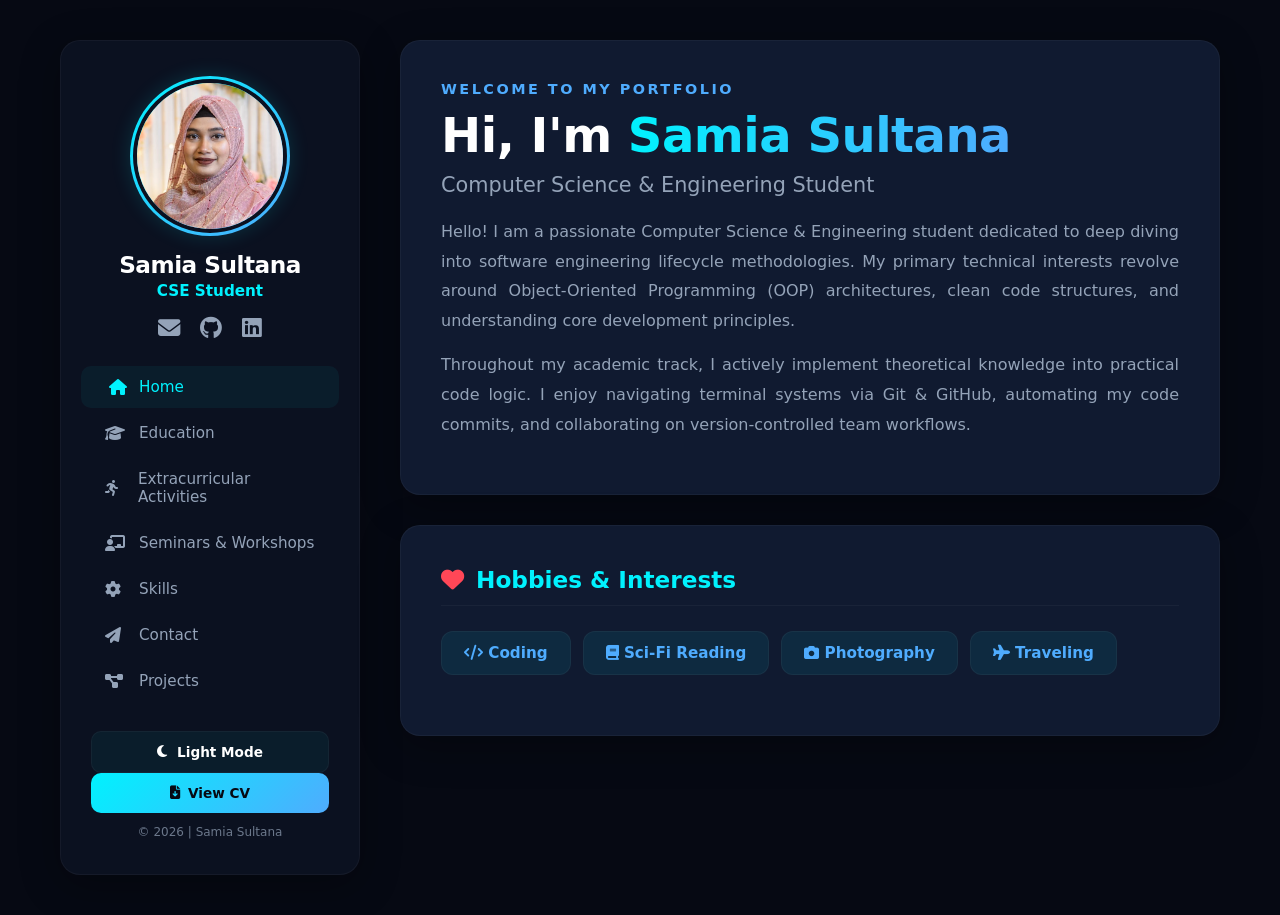
<file: index.html>
<!DOCTYPE html>
<html lang="en">
<head>
    <meta charset="UTF-8">
    <meta name="viewport" content="width=device-width, initial-scale=1.0">
    <title>Home | Samia Sultana</title>
    <link rel="stylesheet" href="style.css">
    <link rel="stylesheet" href="https://cloudflare.com">
    <link rel="stylesheet" href="https://cdnjs.cloudflare.com/ajax/libs/font-awesome/6.7.2/css/all.min.css">
    
</head>
<body>


    <div class="portfolio-layout">

        <!-- Sidebar Menu (সব পেজে একই থাকবে, শুধু active ক্লাসটি পরিবর্তন হবে) -->
        <aside class="sidebar">
            <div class="sidebar-header">
                <div class="avatar-box"><img src="assests/profile.jpg" alt="Samia Sultana"></div>
                <h2>Samia Sultana</h2>
                <p>CSE Student</p>
                  <div class="social-icons">
    
                        <!-- Gmail Link -->
                    	   <a href="mailto:samiasultana427@gmail.com">
                    	   <i class="fa-solid fa-envelope"></i>
                    	   </a>
        
       			   <!-- GitHub Link -->
       			   <a href="https://github.com/Samia3156" target="_blank">
           		   <i class="fa-brands fa-github"></i>
       		           </a>

        		   <!-- LinkedIn Link -->
        		   <a href="https://linkedin.com" target="_blank">
            		   <i class="fa-brands fa-linkedin"></i>
       			   </a>

        
                     </div>
            </div>
            <ul class="nav-menu">
                <li><a href="index.html" class="active"><i class="fas fa-home"></i> Home</a></li>
                <li><a href="education.html"><i class="fas fa-graduation-cap"></i> Education</a></li>
                <li><a href="extracurricular.html"><i class="fas fa-running"></i> Extracurricular Activities</a></li>
                <li><a href="seminars.html"><i class="fas fa-chalkboard-teacher"></i> Seminars & Workshops</a></li>
                <li><a href="skills.html"><i class="fas fa-cog"></i> Skills</a></li>
                <li><a href="contact.html"><i class="fas fa-paper-plane"></i> Contact</a></li>
                <li><a href="projects.html"><i class="fas fa-project-diagram"></i> Projects</a></li>
            </ul>
            <div class="sidebar-footer">

<div class="theme-switch-container">
    <button class="theme-toggle-btn" id="themeToggle">
        <i class="fas fa-moon"></i> <span>Light Mode</span>
    </button>
</div>


                <a href="assests/cv.pdf" target="_blank" class="cv-download-btn"><i class="fas fa-file-download"></i> View CV</a>
                <p>© 2026 | Samia Sultana</p>
            </div>
        </aside>

        <!-- Main Content Area -->
        <main class="main-content">
            <div class="content-container">
                <section class="dashboard-card hero-card">
                    <h5>Welcome to my portfolio</h5>
                    <h1>Hi, I'm <span>Samia Sultana</span></h1>
                    <h3>Computer Science & Engineering Student</h3>
                    <p class="bio-text">Hello! I am a passionate Computer Science & Engineering student dedicated to deep diving into software engineering lifecycle methodologies. My primary technical interests revolve around Object-Oriented Programming (OOP) architectures, clean code structures, and understanding core development principles.</p>
                    <p class="bio-text">Throughout my academic track, I actively implement theoretical knowledge into practical code logic. I enjoy navigating terminal systems via Git & GitHub, automating my code commits, and collaborating on version-controlled team workflows.</p>
                </section>



 <!-- Hobbies & Interests Card -->
          <section class="dashboard-card hero-card">
                <h2><i class="fas fa-heart icon-pink"></i> Hobbies & Interests</h2>
                <div class="hobbies-grid">
                    <h3><div class="hobby-tag"><i class="fas fa-code"></i> Coding</div></h3>
                    <h3><div class="hobby-tag"><i class="fas fa-book"></i> Sci-Fi Reading</div></h3>
                    <h3><div class="hobby-tag"><i class="fas fa-camera"></i> Photography</div></h3>
                    <h3><div class="hobby-tag"><i class="fas fa-plane"></i> Traveling</div></h3>
                </div>
            </section>


            </div>
        </main>
    </div>

<script>
    const themeToggleBtn = document.getElementById('themeToggle');
    const currentTheme = localStorage.getItem('theme') || 'dark';

    // বুটস্ট্র্যাপ থিম মেমোরি কনফিগারেশন
    document.documentElement.setAttribute('data-theme', currentTheme);
    updateToggleInterface(currentTheme);

    themeToggleBtn.addEventListener('click', () => {
        let theme = document.documentElement.getAttribute('data-theme');
        let newTheme = theme === 'dark' ? 'light' : 'dark';
        
        document.documentElement.setAttribute('data-theme', newTheme);
        localStorage.setItem('theme', newTheme);
        updateToggleInterface(newTheme);
    });

    function updateToggleInterface(theme) {
        if (theme === 'light') {
            themeToggleBtn.innerHTML = '<i class="fas fa-sun"></i> <span>Dark Mode</span>';
        } else {
            themeToggleBtn.innerHTML = '<i class="fas fa-moon"></i> <span>Light Mode</span>';
        }
    }
</script>




</body>
</html>
</file>
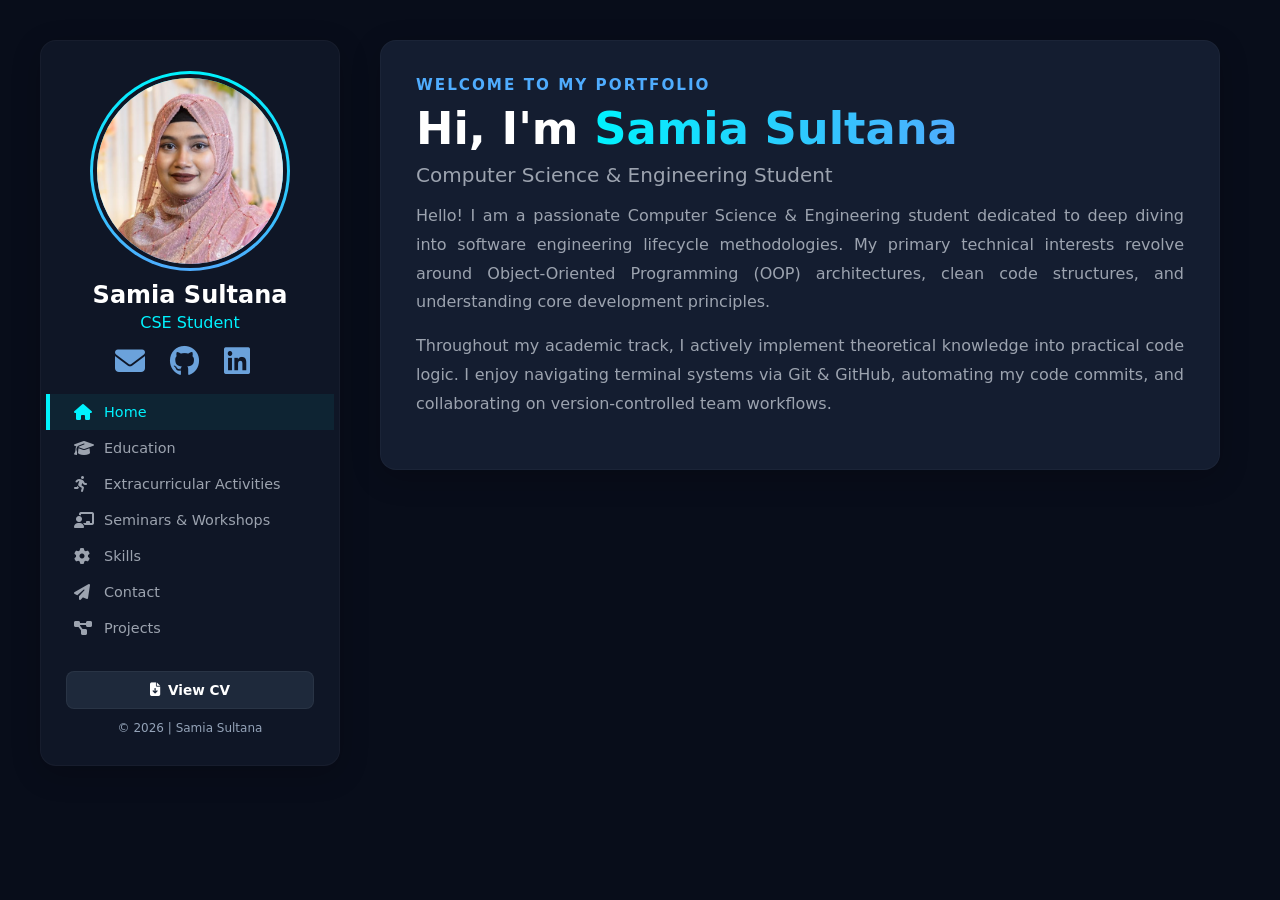
<file: samia-portfolio/index.html>
<!DOCTYPE html>
<html lang="en">
<head>
    <meta charset="UTF-8">
    <meta name="viewport" content="width=device-width, initial-scale=1.0">
    <title>Home | Samia Sultana</title>
    <link rel="stylesheet" href="style.css">
    <link rel="stylesheet" href="https://cloudflare.com">
    <link rel="stylesheet" href="https://cdnjs.cloudflare.com/ajax/libs/font-awesome/6.7.2/css/all.min.css">
</head>
<body>
    <div class="portfolio-layout">
        <!-- Sidebar Menu (সব পেজে একই থাকবে, শুধু active ক্লাসটি পরিবর্তন হবে) -->
        <aside class="sidebar">
            <div class="sidebar-header">
                <div class="avatar-box"><img src="assests/profile.jpg" alt="Samia Sultana"></div>
                <h2>Samia Sultana</h2>
                <p>CSE Student</p>
                  <div class="social-icons">
    
                        <!-- Gmail Link -->
                    	   <a href="mailto:samiasultana427@gmail.com">
                    	   <i class="fa-solid fa-envelope"></i>
                    	   </a>
        
       			   <!-- GitHub Link -->
       			   <a href="https://github.com/Samia3156" target="_blank">
           		   <i class="fa-brands fa-github"></i>
       		           </a>

        		   <!-- LinkedIn Link -->
        		   <a href="https://linkedin.com" target="_blank">
            		   <i class="fa-brands fa-linkedin"></i>
       			   </a>

        
                     </div>
            </div>
            <ul class="nav-menu">
                <li><a href="index.html" class="active"><i class="fas fa-home"></i> Home</a></li>
                <li><a href="education.html"><i class="fas fa-graduation-cap"></i> Education</a></li>
                <li><a href="extracurricular.html"><i class="fas fa-running"></i> Extracurricular Activities</a></li>
                <li><a href="seminars.html"><i class="fas fa-chalkboard-teacher"></i> Seminars & Workshops</a></li>
                <li><a href="skills.html"><i class="fas fa-cog"></i> Skills</a></li>
                <li><a href="contact.html"><i class="fas fa-paper-plane"></i> Contact</a></li>
                <li><a href="projects.html"><i class="fas fa-project-diagram"></i> Projects</a></li>
            </ul>
            <div class="sidebar-footer">
                <a href="assests/cv.pdf" target="_blank" class="cv-download-btn"><i class="fas fa-file-download"></i> View CV</a>
                <p>© 2026 | Samia Sultana</p>
            </div>
        </aside>

        <!-- Main Content Area -->
        <main class="main-content">
            <div class="content-container">
                <section class="dashboard-card hero-card">
                    <h5>Welcome to my portfolio</h5>
                    <h1>Hi, I'm <span>Samia Sultana</span></h1>
                    <h3>Computer Science & Engineering Student</h3>
                    <p class="bio-text">Hello! I am a passionate Computer Science & Engineering student dedicated to deep diving into software engineering lifecycle methodologies. My primary technical interests revolve around Object-Oriented Programming (OOP) architectures, clean code structures, and understanding core development principles.</p>
                    <p class="bio-text">Throughout my academic track, I actively implement theoretical knowledge into practical code logic. I enjoy navigating terminal systems via Git & GitHub, automating my code commits, and collaborating on version-controlled team workflows.</p>
                </section>
            </div>
        </main>
    </div>
</body>
</html>
</file>
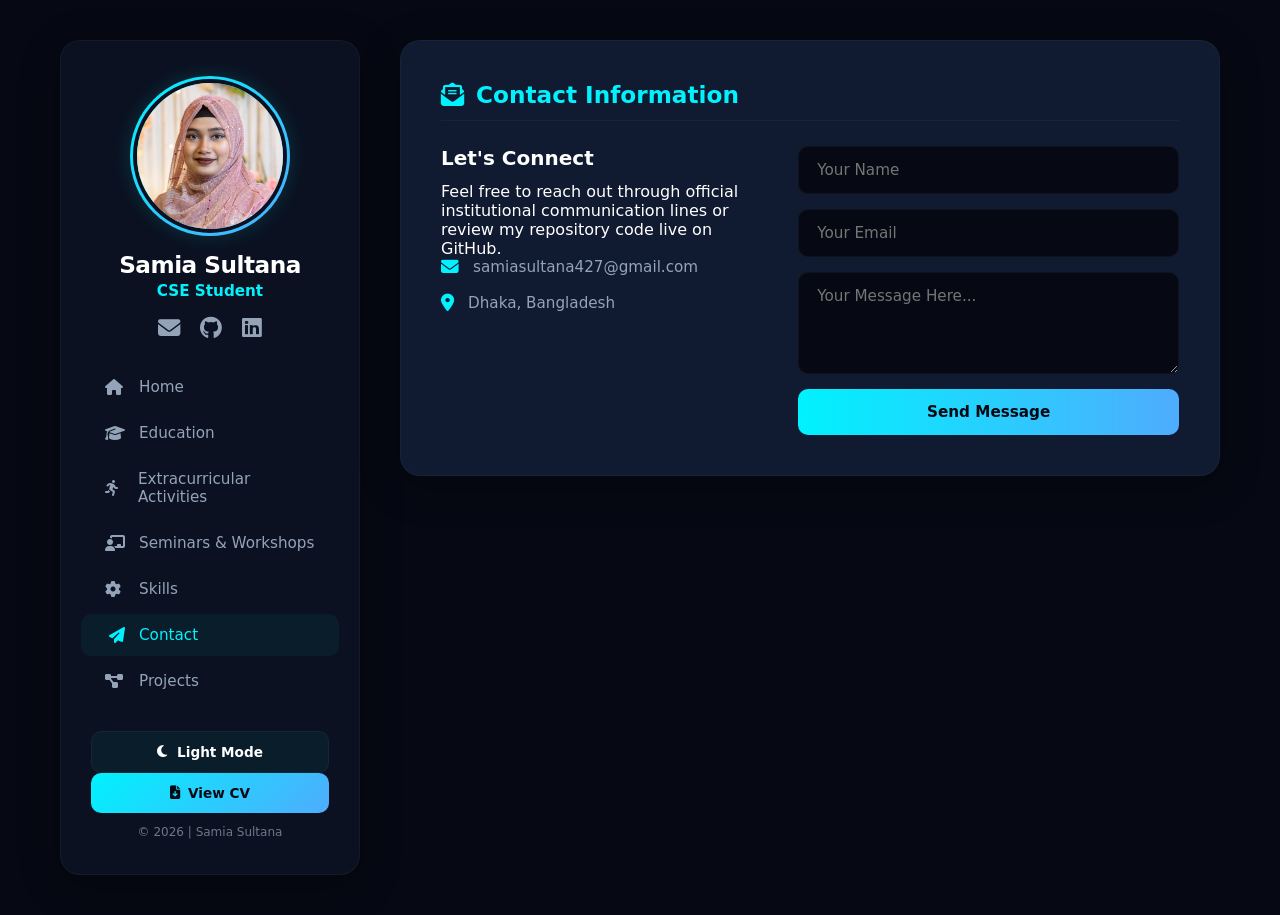
<file: contact.html>
<!DOCTYPE html>
<html lang="en">
<head>
    <meta charset="UTF-8">
    <meta name="viewport" content="width=device-width, initial-scale=1.0">
    <title>Contact | Samia Sultana</title>

    <link rel="stylesheet" href="style.css">
    <link rel="stylesheet" href="https://cloudflare.com">
    <link rel="stylesheet" href="https://cdnjs.cloudflare.com/ajax/libs/font-awesome/6.7.2/css/all.min.css">
</head>
<body>
    <div class="portfolio-layout">
        <aside class="sidebar">
            <div class="sidebar-header">
                <div class="avatar-box"><img src="assests/profile.jpg" alt="Samia Sultana"></div>
                <h2>Samia Sultana</h2>
                <p>CSE Student</p>
                <div class="social-icons">
                    <!-- Gmail Link -->
                    <a href="mailto:samiasultana427@gmail.com">
                        <i class="fa-solid fa-envelope"></i>
                    </a>
                    <!-- GitHub Link -->
                    <a href="https://github.com/Samia3156" target="_blank">
                        <i class="fa-brands fa-github"></i>
                    </a>
                    <!-- LinkedIn Link -->
                    <a href="https://linkedin.com" target="_blank">
                        <i class="fa-brands fa-linkedin"></i>
                    </a>
                </div>
            </div>
            <ul class="nav-menu">
                <li><a href="index.html"><i class="fas fa-home"></i> Home</a></li>
                <li><a href="education.html"><i class="fas fa-graduation-cap"></i> Education</a></li>
                <li><a href="extracurricular.html"><i class="fas fa-running"></i> Extracurricular Activities</a></li>
                <li><a href="seminars.html"><i class="fas fa-chalkboard-teacher"></i> Seminars & Workshops</a></li>
                <li><a href="skills.html"><i class="fas fa-cog"></i> Skills</a></li>
                <li><a href="contact.html" class="active"><i class="fas fa-paper-plane"></i> Contact</a></li>
                <li><a href="projects.html"><i class="fas fa-project-diagram"></i> Projects</a></li>
            </ul>
            <div class="sidebar-footer">
                <!-- 🌟 থিম সুইচার বাটন এখানে যুক্ত করা হয়েছে -->
                <div class="theme-switch-container">
                    <button class="theme-toggle-btn" id="themeToggle">
                        <i class="fas fa-moon"></i> <span>Light Mode</span>
                    </button>
                </div>

                <a href="assests/cv.pdf" target="_blank" class="cv-download-btn"><i class="fas fa-file-download"></i> View CV</a>
                <p>© 2026 | Samia Sultana</p>
            </div>
        </aside>

        <main class="main-content">
            <div class="content-container">
                <section class="dashboard-card">
                    <h2><i class="fas fa-envelope-open-text"></i> Contact Information</h2>
                    <div class="contact-split">
                        <div class="contact-details-box">
                            <h3>Let's Connect</h3>
                            <p>Feel free to reach out through official institutional communication lines or review my repository code live on GitHub.</p>
                            <div class="c-item"><i class="fas fa-envelope"></i> <span>samiasultana427@gmail.com</span></div>
                            <div class="c-item"><i class="fas fa-map-marker-alt"></i> <span>Dhaka, Bangladesh</span></div>
                        </div>
                        <form class="c-form" onsubmit="event.preventDefault(); alert('Message sent successfully!');">
                            <input type="text" placeholder="Your Name" required>
                            <input type="email" placeholder="Your Email" required>
                            <textarea rows="4" placeholder="Your Message Here..." required></textarea>
                            <button type="submit" class="send-btn">Send Message</button>
                        </form>
                    </div>
                </section>
            </div>
        </main>
    </div>

    <!-- 🔮 থিম পরিবর্তনের ইন্টেলিজেন্ট জাভাস্ক্রিপ্ট স্ক্রিপ্ট -->
    <script>
    const themeToggleBtn = document.getElementById('themeToggle');
    const currentTheme = localStorage.getItem('theme') || 'dark';

    // বুটস্ট্র্যাপ থিম মেমোরি কনফিগারেশন
    document.documentElement.setAttribute('data-theme', currentTheme);
    updateToggleInterface(currentTheme);

    themeToggleBtn.addEventListener('click', () => {
        let theme = document.documentElement.getAttribute('data-theme');
        let newTheme = theme === 'dark' ? 'light' : 'dark';
        
        document.documentElement.setAttribute('data-theme', newTheme);
        localStorage.setItem('theme', newTheme);
        updateToggleInterface(newTheme);
    });

    function updateToggleInterface(theme) {
        if (theme === 'light') {
            themeToggleBtn.innerHTML = '<i class="fas fa-sun"></i> <span>Dark Mode</span>';
        } else {
            themeToggleBtn.innerHTML = '<i class="fas fa-moon"></i> <span>Light Mode</span>';
        }
    }
</script>

</body>
</html>
</file>
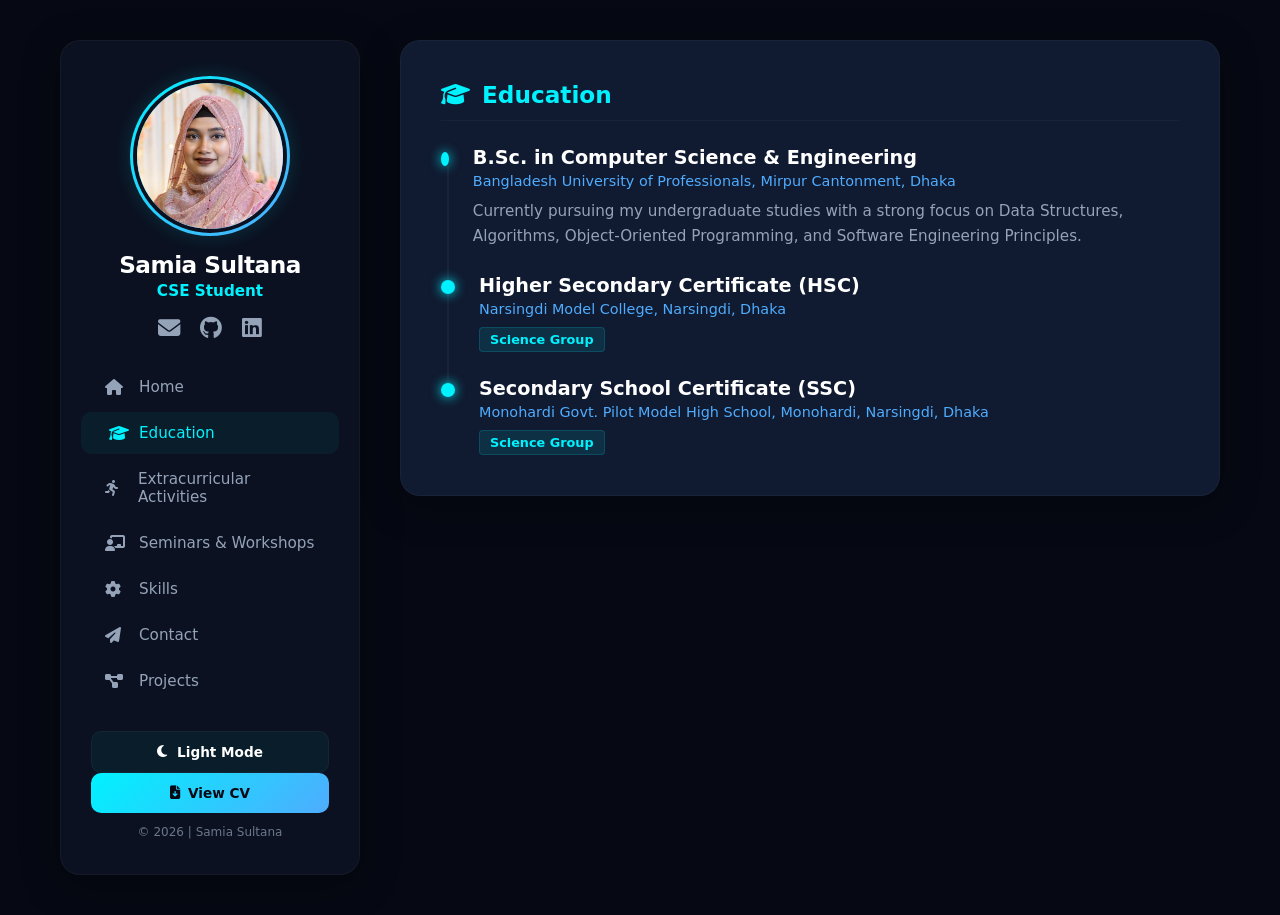
<file: education.html>
<!DOCTYPE html>
<html lang="en">
<head>
    <meta charset="UTF-8">
    <meta name="viewport" content="width=device-width, initial-scale=1.0">
    <title>Education | Samia Sultana</title>
    <link rel="stylesheet" href="style.css">
    <link rel="stylesheet" href="https://cloudflare.com">
    <link rel="stylesheet" href="https://cdnjs.cloudflare.com/ajax/libs/font-awesome/6.7.2/css/all.min.css">
</head>
<body>
    <div class="portfolio-layout">
        <aside class="sidebar">
            <div class="sidebar-header">
                <div class="avatar-box"><img src="assests/profile.jpg" alt="Samia Sultana"></div>
                <h2>Samia Sultana</h2>
                <p>CSE Student</p>
                <div class="social-icons">
                    <!-- Gmail Link -->
                    <a href="mailto:samiasultana427@gmail.com">
                        <i class="fa-solid fa-envelope"></i>
                    </a>
                    <!-- GitHub Link -->
                    <a href="https://github.com/Samia3156" target="_blank">
                        <i class="fa-brands fa-github"></i>
                    </a>
                    <!-- LinkedIn Link -->
                    <a href="https://linkedin.com" target="_blank">
                        <i class="fa-brands fa-linkedin"></i>
                    </a>
                </div>
            </div>
            <ul class="nav-menu">
                <li><a href="index.html"><i class="fas fa-home"></i> Home</a></li>
                <li><a href="education.html" class="active"><i class="fas fa-graduation-cap"></i> Education</a></li>
                <li><a href="extracurricular.html"><i class="fas fa-running"></i> Extracurricular Activities</a></li>
                <li><a href="seminars.html"><i class="fas fa-chalkboard-teacher"></i> Seminars & Workshops</a></li>
                <li><a href="skills.html"><i class="fas fa-cog"></i> Skills</a></li>
                <li><a href="contact.html"><i class="fas fa-paper-plane"></i> Contact</a></li>
                <li><a href="projects.html"><i class="fas fa-project-diagram"></i> Projects</a></li>
            </ul>
            <div class="sidebar-footer">
                <!-- 🌟 থিম সুইচার বাটন যুক্ত করা হয়েছে -->
                <div class="theme-switch-container">
                    <button class="theme-toggle-btn" id="themeToggle">
                        <i class="fas fa-moon"></i> <span>Light Mode</span>
                    </button>
                </div>

                <a href="assests/cv.pdf" target="_blank" class="cv-download-btn"><i class="fas fa-file-download"></i> View CV</a>
                <p>© 2026 | Samia Sultana</p>
            </div>
        </aside>

        <main class="main-content">
            <div class="content-container">
                <section class="dashboard-card">
                    <h2><i class="fas fa-graduation-cap"></i> Education</h2>
                    
                    <!-- 1. B.Sc Degree -->
                    <div class="timeline-item">
                        <div class="time-dot"></div>
                        <div class="timeline-details">
                            <h4>B.Sc. in Computer Science & Engineering</h4>
                            <p class="inst">Bangladesh University of Professionals, Mirpur Cantonment, Dhaka</p>
                            <p class="desc">Currently pursuing my undergraduate studies with a strong focus on Data Structures, Algorithms, Object-Oriented Programming, and Software Engineering Principles.</p>
                        </div>
                    </div>
                    
                    <!-- 2. HSC Degree -->
                    <div class="timeline-item">
                        <div class="time-dot"></div>
                        <div class="timeline-details">
                            <h4>Higher Secondary Certificate (HSC)</h4>
                            <p class="inst">Narsingdi Model College, Narsingdi, Dhaka</p>
                            <div class="p-badges"><span class="badge">Science Group</span></div>
                        </div>
                    </div>

                    <!-- 3. SSC Degree -->
                    <div class="timeline-item">
                        <div class="time-dot"></div>
                        <div class="timeline-details">
                            <h4>Secondary School Certificate (SSC)</h4>
                            <p class="inst">Monohardi Govt. Pilot Model High School, Monohardi, Narsingdi, Dhaka</p>
                            <div class="p-badges"><span class="badge">Science Group</span></div>
                        </div>
                    </div>
                </section>
            </div>
        </main>
    </div>

    <!-- 🔮 থিম পরিবর্তনের ইন্টেলিজেন্ট জাভাস্ক্রিপ্ট স্ক্রিপ্ট -->
    <script>
    const themeToggleBtn = document.getElementById('themeToggle');
    const currentTheme = localStorage.getItem('theme') || 'dark';

    // বুটস্ট্র্যাপ থিম মেমোরি কনফিগারেশন
    document.documentElement.setAttribute('data-theme', currentTheme);
    updateToggleInterface(currentTheme);

    themeToggleBtn.addEventListener('click', () => {
        let theme = document.documentElement.getAttribute('data-theme');
        let newTheme = theme === 'dark' ? 'light' : 'dark';
        
        document.documentElement.setAttribute('data-theme', newTheme);
        localStorage.setItem('theme', newTheme);
        updateToggleInterface(newTheme);
    });

    function updateToggleInterface(theme) {
        if (theme === 'light') {
            themeToggleBtn.innerHTML = '<i class="fas fa-sun"></i> <span>Dark Mode</span>';
        } else {
            themeToggleBtn.innerHTML = '<i class="fas fa-moon"></i> <span>Light Mode</span>';
        }
    }
</script>

</body>
</html>
</file>
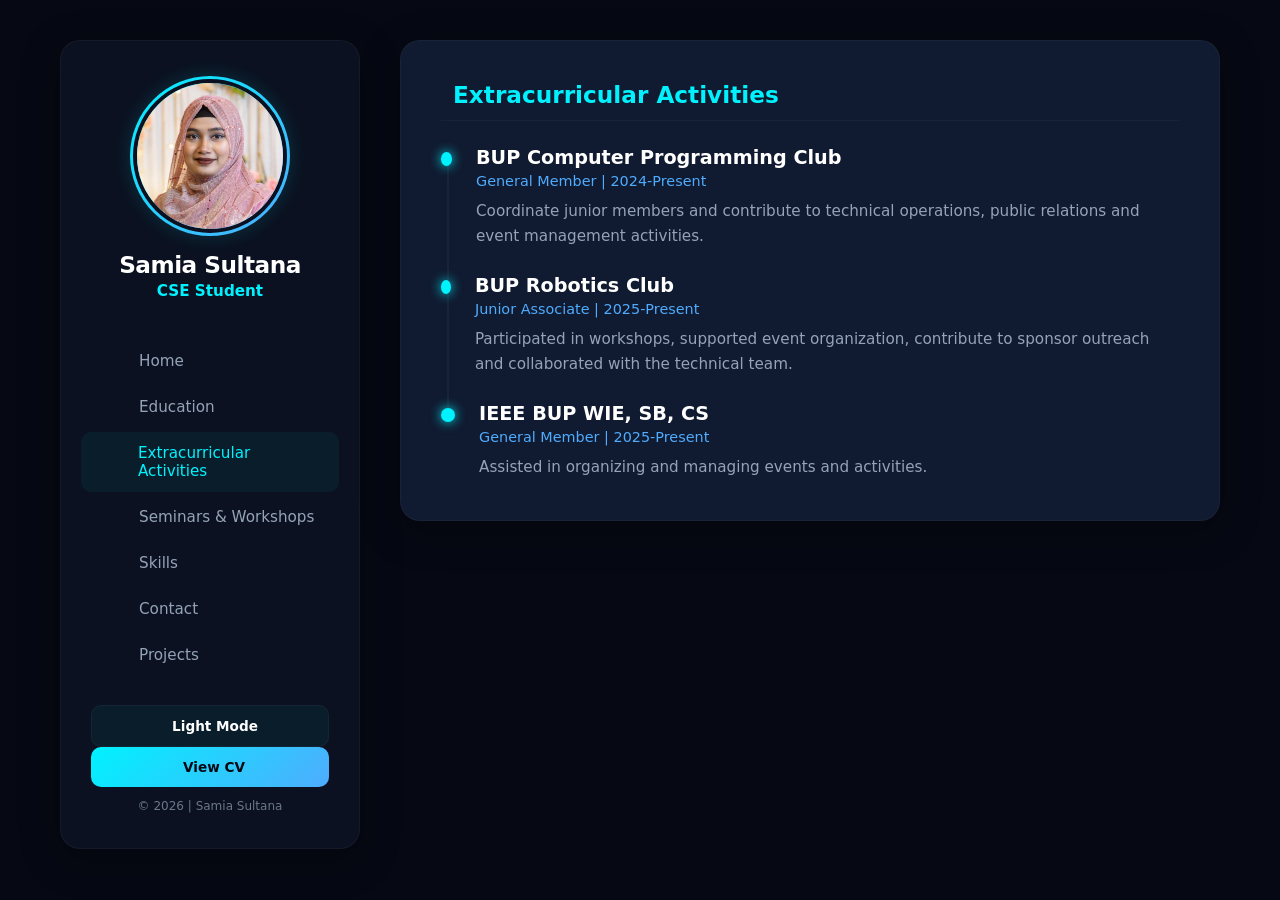
<file: extracurricular.html>
<!DOCTYPE html>
<html lang="en">
<head>
    <meta charset="UTF-8">
    <meta name="viewport" content="width=device-width, initial-scale=1.0">
    <title>Extracurricular | Samia Sultana</title>
    <!-- 🛠️ এখানে ডট এবং স্ল্যাশ (./) দিয়ে মেইন সিএসএস লিংক একদম নিখুঁত করা হয়েছে -->
    <link rel="stylesheet" href="./style.css">
    <link rel="stylesheet" href="https://cloudflare.com">
</head>
<body>
    <div class="portfolio-layout">
        <aside class="sidebar">
            <div class="sidebar-header">
                <div class="avatar-box"><img src="assests/profile.jpg" alt="Samia Sultana"></div>
                <h2>Samia Sultana</h2>
                <p>CSE Student</p>
                <div class="social-icons">
                    <!-- Gmail Link -->
                    <a href="mailto:samiasultana427@gmail.com">
                        <i class="fa-solid fa-envelope"></i>
                    </a>
                    <!-- GitHub Link -->
                    <a href="https://github.com" target="_blank">
                        <i class="fa-brands fa-github"></i>
                    </a>
                    <!-- LinkedIn Link -->
                    <a href="https://linkedin.com" target="_blank">
                        <i class="fa-brands fa-linkedin"></i>
                    </a>
                </div>
            </div>
            
            <ul class="nav-menu">
                <li><a href="index.html"><i class="fas fa-home"></i> Home</a></li>
                <li><a href="education.html"><i class="fas fa-graduation-cap"></i> Education</a></li>
                <li><a href="extracurricular.html" class="active"><i class="fas fa-running"></i> Extracurricular Activities</a></li>
                <li><a href="seminars.html"><i class="fas fa-chalkboard-teacher"></i> Seminars & Workshops</a></li>
                <li><a href="skills.html"><i class="fas fa-cog"></i> Skills</a></li>
                <li><a href="contact.html"><i class="fas fa-paper-plane"></i> Contact</a></li>
                <li><a href="projects.html"><i class="fas fa-project-diagram"></i> Projects</a></li>
            </ul>
            
            <div class="sidebar-footer">
                <!-- 🌟 থিম সুইচার বাটন -->
                <div class="theme-switch-container">
                    <button class="theme-toggle-btn" id="themeToggle">
                        <i class="fas fa-moon"></i> <span>Light Mode</span>
                    </button>
                </div>

                <a href="assests/cv.pdf" target="_blank" class="cv-download-btn"><i class="fas fa-file-download"></i> View CV</a>
                <p>© 2026 | Samia Sultana</p>
            </div>
        </aside>

        <main class="main-content">
            <div class="content-container">
                <section class="dashboard-card">
                    <h2><i class="fas fa-running"></i> Extracurricular Activities</h2>
                    
                    <div class="timeline-item">
                        <div class="time-dot"></div>
                        <div class="timeline-details">
                            <h4>BUP Computer Programming Club</h4>
                            <p class="inst">General Member | 2024-Present</p>
                            <p class="desc">Coordinate junior members and contribute to technical operations, public relations and event management activities.</p>
                        </div>
                    </div>

                    <div class="timeline-item">
                        <div class="time-dot"></div>
                        <div class="timeline-details">
                            <h4>BUP Robotics Club</h4>
                            <p class="inst">Junior Associate | 2025-Present</p>
                            <p class="desc">Participated in workshops, supported event organization, contribute to sponsor outreach and collaborated with the technical team.</p>
                        </div>
                    </div>

                    <div class="timeline-item">
                        <div class="time-dot"></div>
                        <div class="timeline-details">
                            <h4>IEEE BUP WIE, SB, CS</h4>
                            <p class="inst">General Member | 2025-Present</p>
                            <p class="desc">Assisted in organizing and managing events and activities.</p>
                        </div>
                    </div>
                </section>
            </div>
        </main>
    </div>

    <!-- 🔮 থিম পরিবর্তনের স্ক্রিপ্ট -->
   <script>
    const themeToggleBtn = document.getElementById('themeToggle');
    const currentTheme = localStorage.getItem('theme') || 'dark';

    // বুটস্ট্র্যাপ থিম মেমোরি কনফিগারেশন
    document.documentElement.setAttribute('data-theme', currentTheme);
    updateToggleInterface(currentTheme);

    themeToggleBtn.addEventListener('click', () => {
        let theme = document.documentElement.getAttribute('data-theme');
        let newTheme = theme === 'dark' ? 'light' : 'dark';
        
        document.documentElement.setAttribute('data-theme', newTheme);
        localStorage.setItem('theme', newTheme);
        updateToggleInterface(newTheme);
    });

    function updateToggleInterface(theme) {
        if (theme === 'light') {
            themeToggleBtn.innerHTML = '<i class="fas fa-sun"></i> <span>Dark Mode</span>';
        } else {
            themeToggleBtn.innerHTML = '<i class="fas fa-moon"></i> <span>Light Mode</span>';
        }
    }
</script>

</body>
</html>
</file>
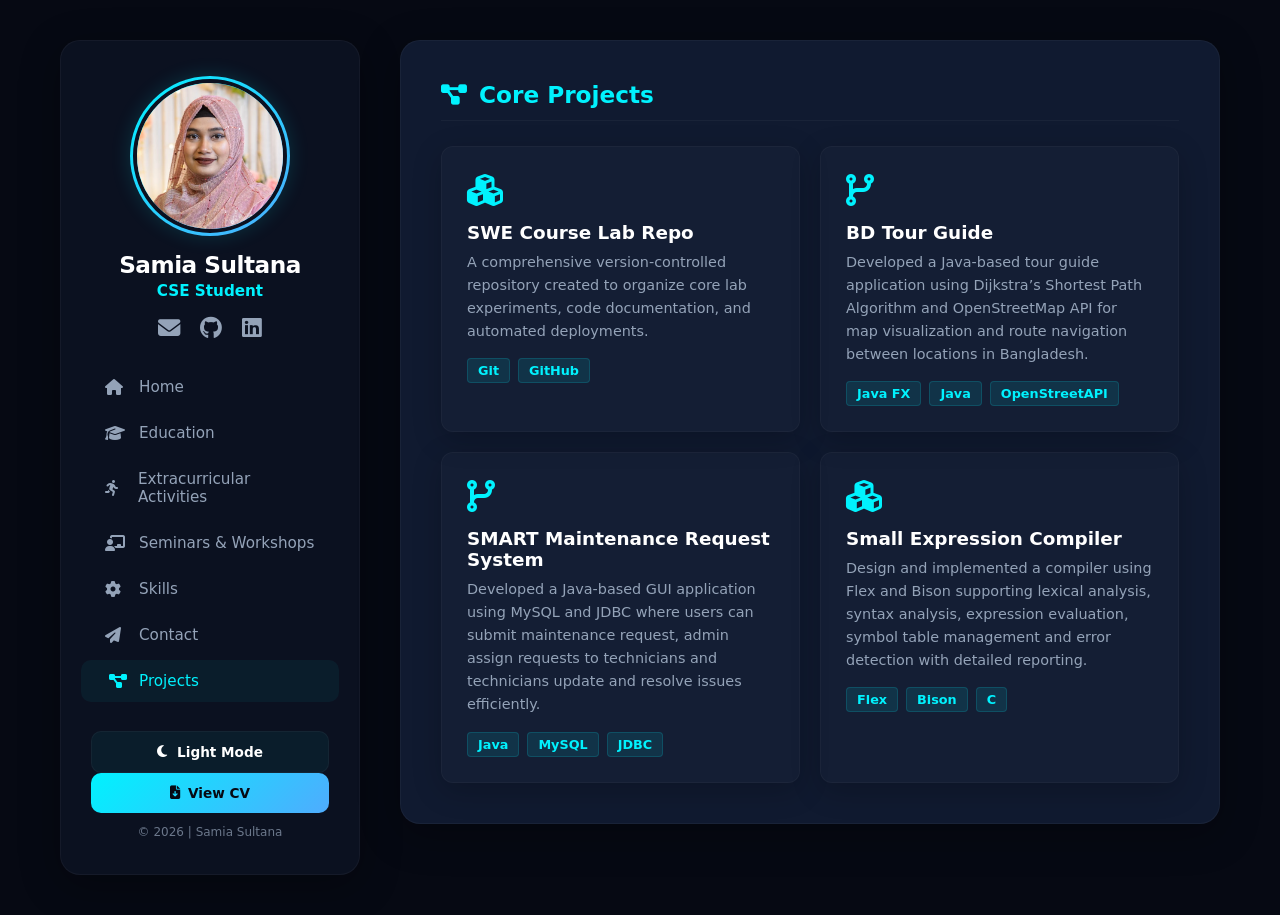
<file: projects.html>
<!DOCTYPE html>
<html lang="en">
<head>
    <meta charset="UTF-8">
    <meta name="viewport" content="width=device-width, initial-scale=1.0">
    <title>Projects | Samia Sultana</title>
    <link rel="stylesheet" href="style.css">
    <link rel="stylesheet" href="https://cloudflare.com">
    <link rel="stylesheet" href="https://cdnjs.cloudflare.com/ajax/libs/font-awesome/6.7.2/css/all.min.css">
</head>
<body>
    <div class="portfolio-layout">
        <aside class="sidebar">
            <div class="sidebar-header">
                <div class="avatar-box"><img src="assests/profile.jpg" alt="Samia Sultana"></div>
                <h2>Samia Sultana</h2>
                <p>CSE Student</p>
                <div class="social-icons">
                    <!-- Gmail Link -->
                    <a href="mailto:samiasultana427@gmail.com">
                        <i class="fa-solid fa-envelope"></i>
                    </a>
                    <!-- GitHub Link -->
                    <a href="https://github.com/Samia3156" target="_blank">
                        <i class="fa-brands fa-github"></i>
                    </a>
                    <!-- LinkedIn Link -->
                    <a href="https://linkedin.com" target="_blank">
                        <i class="fa-brands fa-linkedin"></i>
                    </a>
                </div>
            </div>
            <ul class="nav-menu">
                <li><a href="index.html"><i class="fas fa-home"></i> Home</a></li>
                <li><a href="education.html"><i class="fas fa-graduation-cap"></i> Education</a></li>
                <li><a href="extracurricular.html"><i class="fas fa-running"></i> Extracurricular Activities</a></li>
                <li><a href="seminars.html"><i class="fas fa-chalkboard-teacher"></i> Seminars & Workshops</a></li>
                <li><a href="skills.html"><i class="fas fa-cog"></i> Skills</a></li>
                <li><a href="contact.html"><i class="fas fa-paper-plane"></i> Contact</a></li>
                <li><a href="projects.html" class="active"><i class="fas fa-project-diagram"></i> Projects</a></li>
            </ul>
            <div class="sidebar-footer">
                <!-- 🌟 থিম সুইচার বাটন এখানে যুক্ত করা হয়েছে -->
                <div class="theme-switch-container">
                    <button class="theme-toggle-btn" id="themeToggle">
                        <i class="fas fa-moon"></i> <span>Light Mode</span>
                    </button>
                </div>

                <a href="assests/cv.pdf" target="_blank" class="cv-download-btn"><i class="fas fa-file-download"></i> View CV</a>
                <p>© 2026 | Samia Sultana</p>
            </div>
        </aside>

        <main class="main-content">
            <div class="content-container">
                <section class="dashboard-card">
                    <h2><i class="fas fa-project-diagram"></i> Core Projects</h2>
                    <div class="projects-grid">
                        
                        <!-- Project 1 -->
                        <div class="p-card">
                            <div class="p-icon"><i class="fas fa-cubes"></i></div>
                            <h3>SWE Course Lab Repo</h3>
                            <p>A comprehensive version-controlled repository created to organize core lab experiments, code documentation, and automated deployments.</p>
                            <div class="p-badges"><span class="badge">Git</span><span class="badge">GitHub</span></div>
                        </div>

                        <!-- Project 2 -->
                        <div class="p-card">
                            <div class="p-icon"><i class="fas fa-code-branch"></i></div>
                            <h3>BD Tour Guide</h3>
                            <p>Developed a Java-based tour guide application using Dijkstra’s Shortest Path Algorithm and OpenStreetMap API for map visualization and route navigation between locations in Bangladesh.</p>
                            <div class="p-badges"><span class="badge">Java FX</span><span class="badge">Java</span><span class="badge">OpenStreetAPI</span></div>
                        </div>

                        <!-- Project 3 -->
                        <div class="p-card">
                            <div class="p-icon"><i class="fas fa-code-branch"></i></div>
                            <h3>SMART Maintenance Request System</h3>
                            <p>Developed a Java-based GUI application using MySQL and JDBC where users can submit maintenance request, admin assign requests to technicians and technicians update and resolve issues efficiently.</p>
                            <div class="p-badges"><span class="badge">Java</span><span class="badge">MySQL</span><span class="badge">JDBC</span></div>
                        </div>

                        <!-- Project 4 -->
                        <div class="p-card">
                            <div class="p-icon"><i class="fas fa-cubes"></i></div>
                            <h3>Small Expression Compiler</h3>
                            <p>Design and implemented a compiler using Flex and Bison supporting lexical analysis, syntax analysis, expression evaluation, symbol table management and error detection with detailed reporting.</p>
                            <div class="p-badges"><span class="badge">Flex</span><span class="badge">Bison</span><span class="badge">C</span></div>
                        </div>

                    </div>
                </section>
            </div>
        </main>
    </div>

    <!-- 🔮 থিম পরিবর্তনের ইন্টেলিজেন্ট জাভাস্ক্রিপ্ট স্ক্রিপ্ট -->
   <script>
    const themeToggleBtn = document.getElementById('themeToggle');
    const currentTheme = localStorage.getItem('theme') || 'dark';

    // বুটস্ট্র্যাপ থিম মেমোরি কনফিগারেশন
    document.documentElement.setAttribute('data-theme', currentTheme);
    updateToggleInterface(currentTheme);

    themeToggleBtn.addEventListener('click', () => {
        let theme = document.documentElement.getAttribute('data-theme');
        let newTheme = theme === 'dark' ? 'light' : 'dark';
        
        document.documentElement.setAttribute('data-theme', newTheme);
        localStorage.setItem('theme', newTheme);
        updateToggleInterface(newTheme);
    });

    function updateToggleInterface(theme) {
        if (theme === 'light') {
            themeToggleBtn.innerHTML = '<i class="fas fa-sun"></i> <span>Dark Mode</span>';
        } else {
            themeToggleBtn.innerHTML = '<i class="fas fa-moon"></i> <span>Light Mode</span>';
        }
    }
</script>

</body>
</html>
</file>
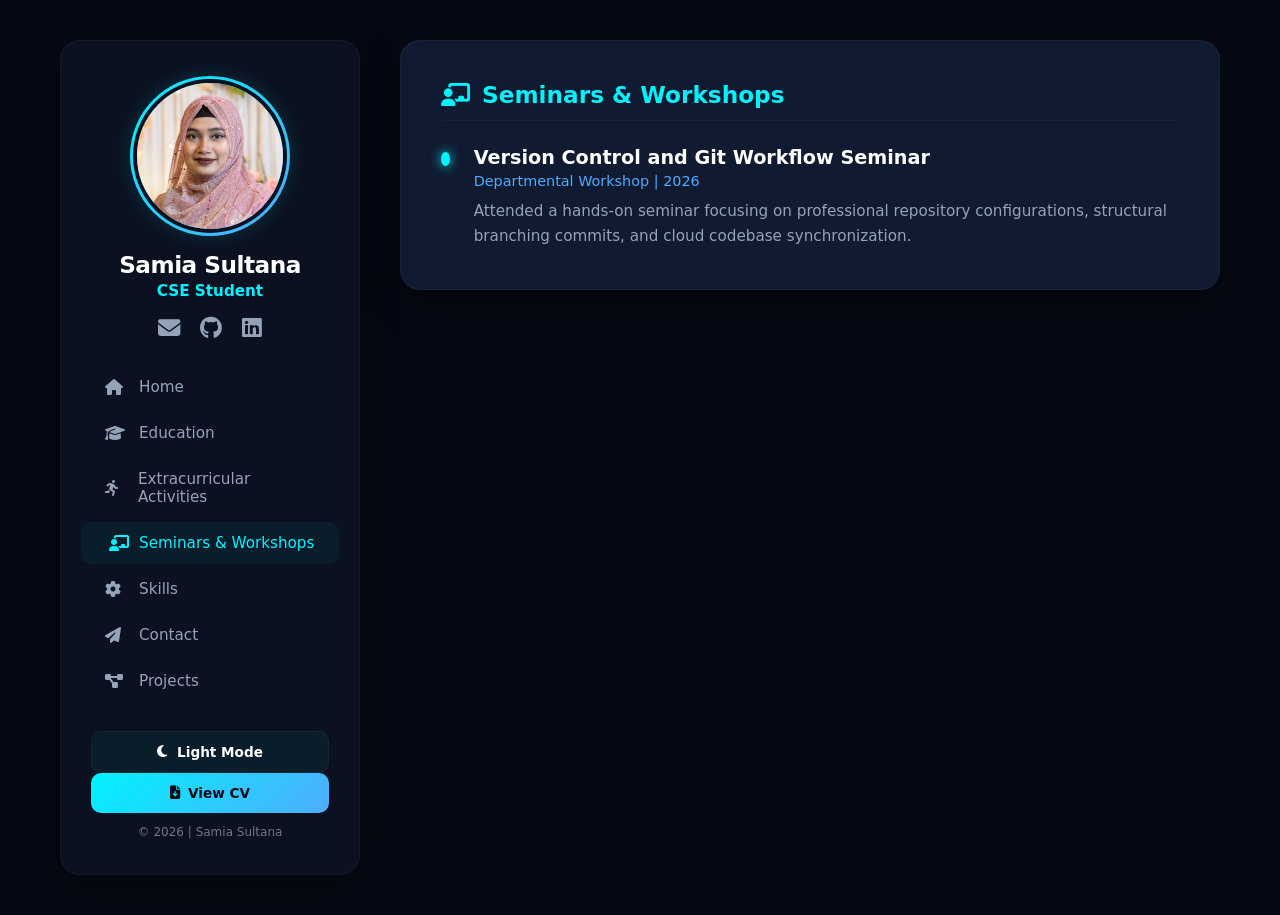
<file: seminars.html>
<!DOCTYPE html>
<html lang="en">
<head>
    <meta charset="UTF-8">
    <meta name="viewport" content="width=device-width, initial-scale=1.0">
    <title>Seminars | Samia Sultana</title>
    <link rel="stylesheet" href="./style.css">
    <link rel="stylesheet" href="https://cloudflare.com">
    <link rel="stylesheet" href="https://cdnjs.cloudflare.com/ajax/libs/font-awesome/6.7.2/css/all.min.css">
</head>
<body>
    <div class="portfolio-layout">
        <aside class="sidebar">
            <div class="sidebar-header">
                <div class="avatar-box"><img src="assests/profile.jpg" alt="Samia Sultana"></div>
                <h2>Samia Sultana</h2>
                <p>CSE Student</p>
                <div class="social-icons">
                    <!-- Gmail Link -->
                    <a href="mailto:samiasultana427@gmail.com">
                        <i class="fa-solid fa-envelope"></i>
                    </a>
                    <!-- GitHub Link -->
                    <a href="https://github.com/Samia3156" target="_blank">
                        <i class="fa-brands fa-github"></i>
                    </a>
                    <!-- LinkedIn Link -->
                    <a href="https://linkedin.com" target="_blank">
                        <i class="fa-brands fa-linkedin"></i>
                    </a>
                </div>
            </div> <!-- 👈 এখানে লেআউট ও সাইজ পারফেক্ট রাখার জন্য ক্লোজিং ট্যাগ ফিক্সড করা হয়েছে -->
            
            <ul class="nav-menu">
                <li><a href="index.html"><i class="fas fa-home"></i> Home</a></li>
                <li><a href="education.html"><i class="fas fa-graduation-cap"></i> Education</a></li>
                <li><a href="extracurricular.html"><i class="fas fa-running"></i> Extracurricular Activities</a></li>
                <li><a href="seminars.html" class="active"><i class="fas fa-chalkboard-teacher"></i> Seminars & Workshops</a></li>
                <li><a href="skills.html"><i class="fas fa-cog"></i> Skills</a></li>
                <li><a href="contact.html"><i class="fas fa-paper-plane"></i> Contact</a></li>
                <li><a href="projects.html"><i class="fas fa-project-diagram"></i> Projects</a></li>
            </ul>
            
            <div class="sidebar-footer">
                <!-- 🌟 থিম সুইচার বাটন যুক্ত করা হয়েছে -->
                <div class="theme-switch-container">
                    <button class="theme-toggle-btn" id="themeToggle">
                        <i class="fas fa-moon"></i> <span>Light Mode</span>
                    </button>
                </div>

                <a href="assests/cv.pdf" target="_blank" class="cv-download-btn"><i class="fas fa-file-download"></i> View CV</a>
                <p>© 2026 | Samia Sultana</p>
            </div>
        </aside>

        <main class="main-content">
            <div class="content-container">
                <section class="dashboard-card">
                    <h2><i class="fas fa-chalkboard-teacher"></i> Seminars & Workshops</h2>
                    <div class="timeline-item">
                        <div class="time-dot"></div>
                        <div class="timeline-details">
                            <h4>Version Control and Git Workflow Seminar</h4>
                            <p class="inst">Departmental Workshop | 2026</p>
                            <p class="desc">Attended a hands-on seminar focusing on professional repository configurations, structural branching commits, and cloud codebase synchronization.</p>
                        </div>
                    </div>
                </section>
            </div>
        </main>
    </div>

    <!-- 🔮 থিম পরিবর্তনের ইন্টেলিজেন্ট জাভাস্ক্রিপ্ট স্ক্রিপ্ট -->
   <script>
    const themeToggleBtn = document.getElementById('themeToggle');
    const currentTheme = localStorage.getItem('theme') || 'dark';

    // বুটস্ট্র্যাপ থিম মেমোরি কনফিগারেশন
    document.documentElement.setAttribute('data-theme', currentTheme);
    updateToggleInterface(currentTheme);

    themeToggleBtn.addEventListener('click', () => {
        let theme = document.documentElement.getAttribute('data-theme');
        let newTheme = theme === 'dark' ? 'light' : 'dark';
        
        document.documentElement.setAttribute('data-theme', newTheme);
        localStorage.setItem('theme', newTheme);
        updateToggleInterface(newTheme);
    });

    function updateToggleInterface(theme) {
        if (theme === 'light') {
            themeToggleBtn.innerHTML = '<i class="fas fa-sun"></i> <span>Dark Mode</span>';
        } else {
            themeToggleBtn.innerHTML = '<i class="fas fa-moon"></i> <span>Light Mode</span>';
        }
    }
</script>

</body>
</html>
</file>
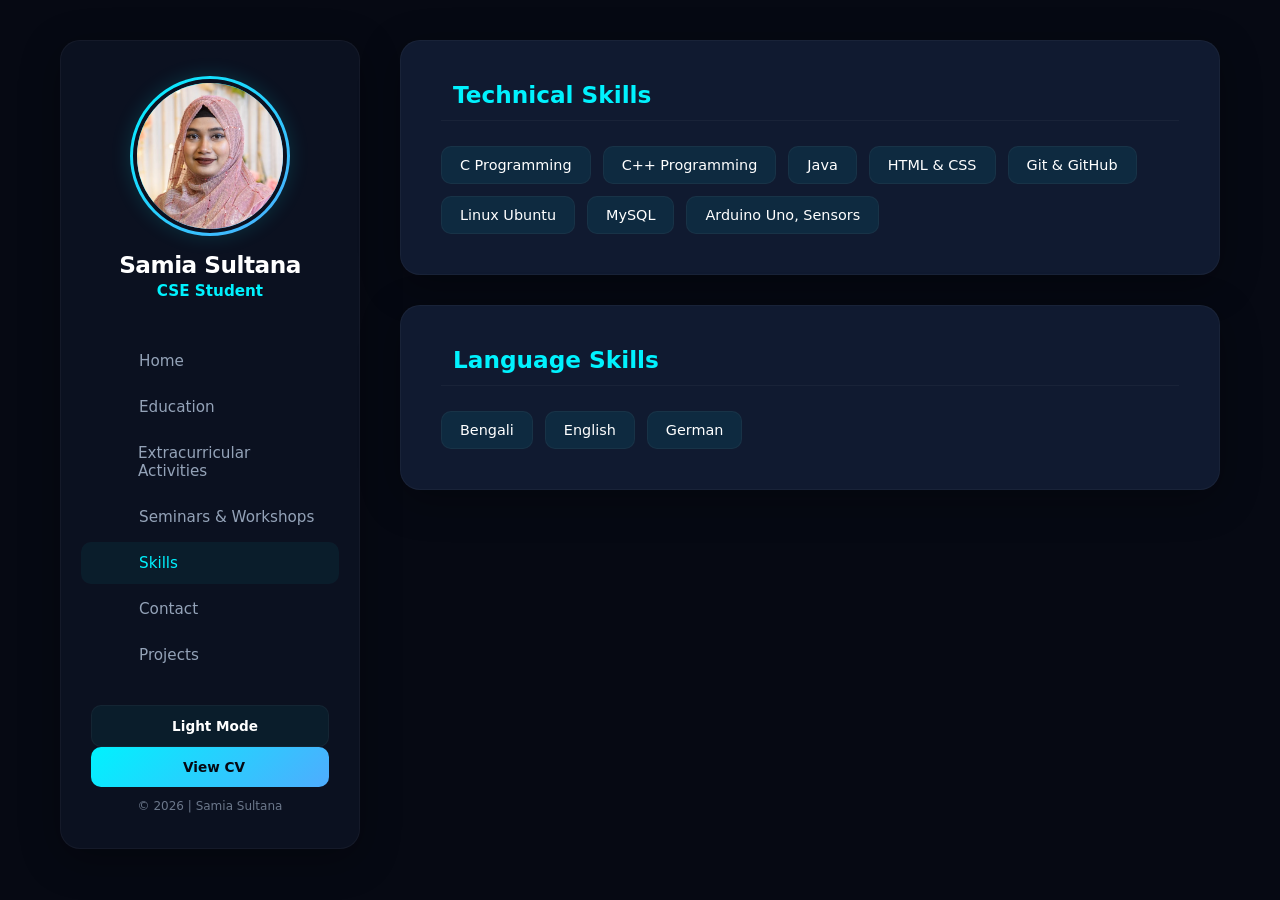
<file: skills.html>
<!DOCTYPE html>
<html lang="en">
<head>
    <meta charset="UTF-8">
    <meta name="viewport" content="width=device-width, initial-scale=1.0">
    <title>Skills | Samia Sultana</title>
    <!-- 🛠️ এখানে rel="stylesheet" ফিক্স করা হয়েছে, এখন সিএসএস পারফেক্টলি পাবে -->
    <link rel="stylesheet" href="style.css">
    <link rel="stylesheet" href="https://cloudflare.com">
    <link rel="stylesheet" href="https://cloudflare.com">
</head>
<body>
    <div class="portfolio-layout">
        <aside class="sidebar">
            <div class="sidebar-header">
                <div class="avatar-box"><img src="assests/profile.jpg" alt="Samia Sultana"></div>
                <h2>Samia Sultana</h2>
                <p>CSE Student</p>
                <div class="social-icons">
                    <!-- Gmail Link -->
                    <a href="mailto:samiasultana427@gmail.com">
                        <i class="fa-solid fa-envelope"></i>
                    </a>
                    <!-- GitHub Link -->
                    <a href="https://github.com" target="_blank">
                        <i class="fa-brands fa-github"></i>
                    </a>
                    <!-- LinkedIn Link -->
                    <a href="https://linkedin.com" target="_blank">
                        <i class="fa-brands fa-linkedin"></i>
                    </a>
                </div>
            </div> <!-- 👈 এখানে ডিরেক্টরি ক্লোজিং ট্যাগ ফিক্সড -->
            
            <ul class="nav-menu">
                <li><a href="index.html"><i class="fas fa-home"></i> Home</a></li>
                <li><a href="education.html"><i class="fas fa-graduation-cap"></i> Education</a></li>
                <li><a href="extracurricular.html"><i class="fas fa-running"></i> Extracurricular Activities</a></li>
                <li><a href="seminars.html"><i class="fas fa-chalkboard-teacher"></i> Seminars & Workshops</a></li>
                <li><a href="skills.html" class="active"><i class="fas fa-cog"></i> Skills</a></li>
                <li><a href="contact.html"><i class="fas fa-paper-plane"></i> Contact</a></li>
                <li><a href="projects.html"><i class="fas fa-project-diagram"></i> Projects</a></li>
            </ul>
            
            <div class="sidebar-footer">
                <!-- 🌟 থিম সুইচার বাটন -->
                <div class="theme-switch-container">
                    <button class="theme-toggle-btn" id="themeToggle">
                        <i class="fas fa-moon"></i> <span>Light Mode</span>
                    </button>
                </div>

                <a href="assests/cv.pdf" target="_blank" class="cv-download-btn"><i class="fas fa-file-download"></i> View CV</a>
                <p>© 2026 | Samia Sultana</p>
            </div>
        </aside>

        <!-- 🛠️ একটি মাত্র মেইন ট্যাগের ভেতর দুটি কার্ডকে সুন্দরভাবে নিচে নিচে সাজানো হয়েছে -->
        <main class="main-content">
            <div class="content-container">
                
                <!-- Technical Skills -->
                <section class="dashboard-card">
                    <h2><i class="fas fa-cog"></i> Technical Skills</h2>
                    <div class="skills-flex">
                        <span class="skill-tag">C Programming</span>
                        <span class="skill-tag">C++ Programming</span>
                        <span class="skill-tag">Java</span>
                        <span class="skill-tag">HTML & CSS</span>
                        <span class="skill-tag">Git & GitHub</span>
                        <span class="skill-tag">Linux Ubuntu</span>
                        <span class="skill-tag">MySQL</span>
                        <span class="skill-tag">Arduino Uno, Sensors</span>
                    </div>
                </section>

                <!-- Language Skills -->
                <section class="dashboard-card">
                    <h2><i class="fas fa-language"></i> Language Skills</h2>
                    <div class="skills-flex">
                        <span class="skill-tag">Bengali</span>
                        <span class="skill-tag">English</span>
                        <span class="skill-tag">German</span>
                    </div>
                </section>
                
            </div>
        </main>
    </div>

    <!-- 🔮 থিম পরিবর্তনের ইন্টেলিজেন্ট জাভাস্ক্রিপ্ট স্ক্রিপ্ট -->
    <script>
    const themeToggleBtn = document.getElementById('themeToggle');
    const currentTheme = localStorage.getItem('theme') || 'dark';

    // বুটস্ট্র্যাপ থিম মেমোরি কনফিগারেশন
    document.documentElement.setAttribute('data-theme', currentTheme);
    updateToggleInterface(currentTheme);

    themeToggleBtn.addEventListener('click', () => {
        let theme = document.documentElement.getAttribute('data-theme');
        let newTheme = theme === 'dark' ? 'light' : 'dark';
        
        document.documentElement.setAttribute('data-theme', newTheme);
        localStorage.setItem('theme', newTheme);
        updateToggleInterface(newTheme);
    });

    function updateToggleInterface(theme) {
        if (theme === 'light') {
            themeToggleBtn.innerHTML = '<i class="fas fa-sun"></i> <span>Dark Mode</span>';
        } else {
            themeToggleBtn.innerHTML = '<i class="fas fa-moon"></i> <span>Light Mode</span>';
        }
    }
</script>

</body>
</html>
</file>
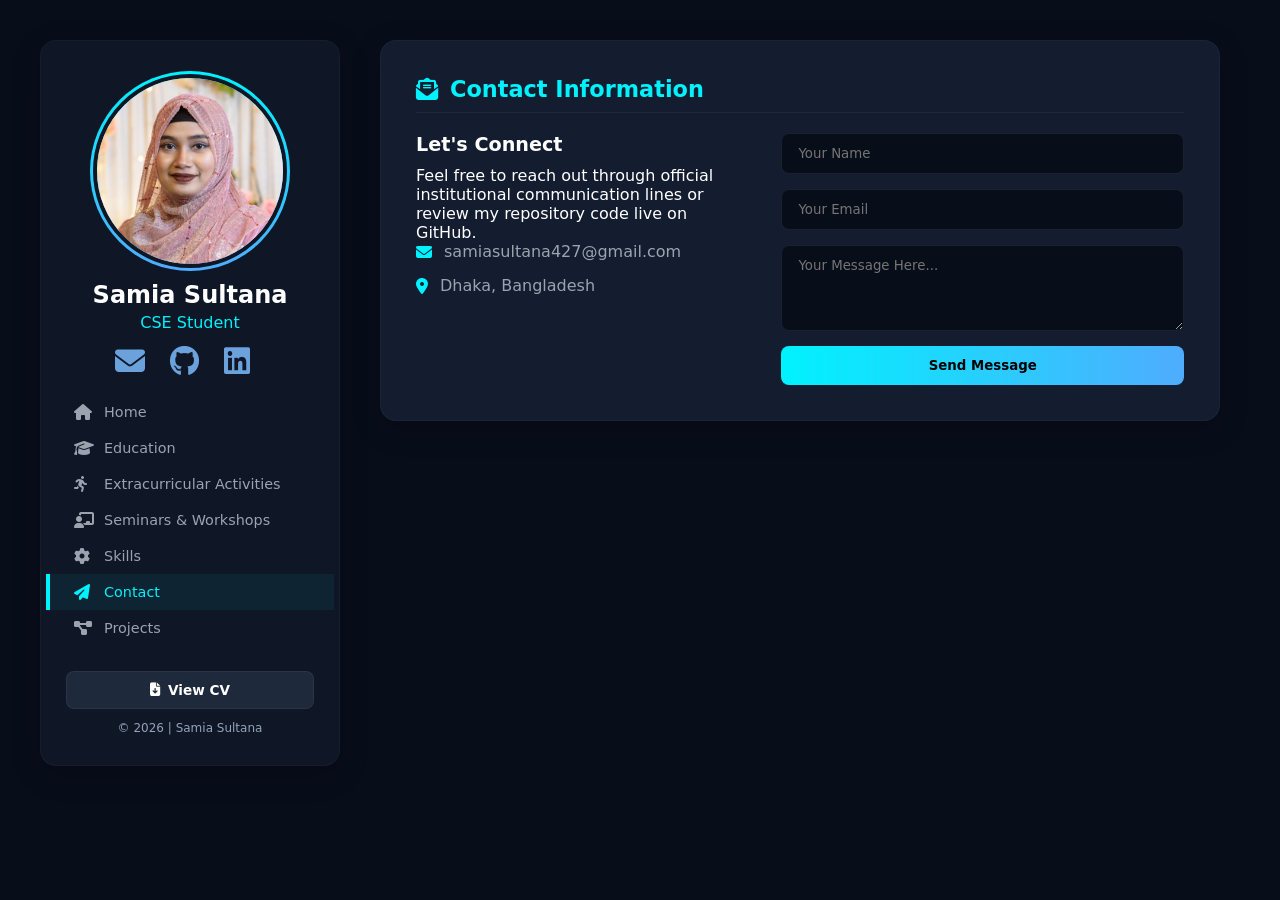
<file: samia-portfolio/contact.html>
<!DOCTYPE html>
<html lang="en">
<head>
    <meta charset="UTF-8">
    <meta name="viewport" content="width=device-width, initial-scale=1.0">
    <title>Contact | Samia Sultana</title>

    <link rel="stylesheet" href="style.css">
    <link rel="stylesheet" href="https://cloudflare.com">
    <link rel="stylesheet" href="https://cdnjs.cloudflare.com/ajax/libs/font-awesome/6.7.2/css/all.min.css">
</head>
<body>
    <div class="portfolio-layout">
        <aside class="sidebar">
            <div class="sidebar-header">
                <div class="avatar-box"><img src="assests/profile.jpg" alt="Samia Sultana"></div>
                <h2>Samia Sultana</h2>
                <p>CSE Student</p>
                  <div class="social-icons">
    
                        <!-- Gmail Link -->
                    	   <a href="mailto:samiasultana427@gmail.com">
                    	   <i class="fa-solid fa-envelope"></i>
                    	   </a>
        
       			   <!-- GitHub Link -->
       			   <a href="https://github.com/Samia3156" target="_blank">
           		   <i class="fa-brands fa-github"></i>
       		           </a>

        		   <!-- LinkedIn Link -->
        		   <a href="https://linkedin.com" target="_blank">
            		   <i class="fa-brands fa-linkedin"></i>
       			   </a>

        
                     </div>
            </div>
            <ul class="nav-menu">
                <li><a href="index.html"><i class="fas fa-home"></i> Home</a></li>
                <li><a href="education.html"><i class="fas fa-graduation-cap"></i> Education</a></li>
                <li><a href="extracurricular.html"><i class="fas fa-running"></i> Extracurricular Activities</a></li>
                <li><a href="seminars.html"><i class="fas fa-chalkboard-teacher"></i> Seminars & Workshops</a></li>
                <li><a href="skills.html"><i class="fas fa-cog"></i> Skills</a></li>
                <li><a href="contact.html" class="active"><i class="fas fa-paper-plane"></i> Contact</a></li>
                <li><a href="projects.html"><i class="fas fa-project-diagram"></i> Projects</a></li>
            </ul>
            <div class="sidebar-footer">
                <a href="assests/cv.pdf" target="_blank" class="cv-download-btn"><i class="fas fa-file-download"></i> View CV</a>
                <p>© 2026 | Samia Sultana</p>
            </div>
        </aside>

        <main class="main-content">
            <div class="content-container">
                <section class="dashboard-card">
                    <h2><i class="fas fa-envelope-open-text"></i> Contact Information</h2>
                    <div class="contact-split">
                        <div class="contact-details-box">
                            <h3>Let's Connect</h3>
                            <p>Feel free to reach out through official institutional communication lines or review my repository code live on GitHub.</p>
                            <div class="c-item"><i class="fas fa-envelope"></i> <span>samiasultana427@gmail.com</span></div>
                            <div class="c-item"><i class="fas fa-map-marker-alt"></i> <span>Dhaka, Bangladesh</span></div>
                        </div>
                        <form class="c-form" onsubmit="event.preventDefault(); alert('Message sent successfully!');">
                            <input type="text" placeholder="Your Name" required>
                            <input type="email" placeholder="Your Email" required>
                            <textarea rows="4" placeholder="Your Message Here..." required></textarea>
                            <button type="submit" class="send-btn">Send Message</button>
                        </form>
                    </div>
                </section>
            </div>
        </main>
    </div>
</body>
</html>
</file>
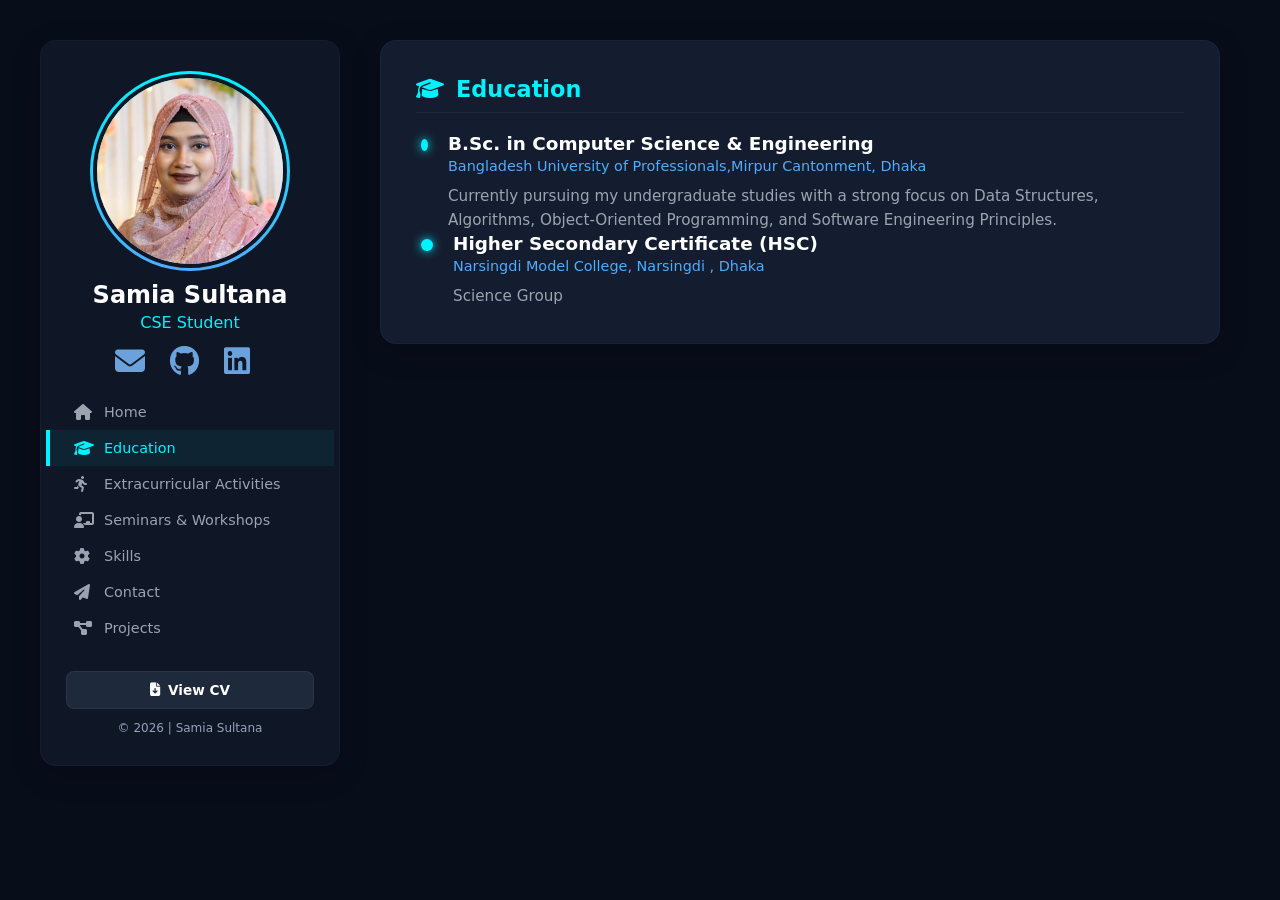
<file: samia-portfolio/education.html>
<!DOCTYPE html>
<html lang="en">
<head>
    <meta charset="UTF-8">
    <meta name="viewport" content="width=device-width, initial-scale=1.0">
    <title>Education | Samia Sultana</title>
    <link rel="stylesheet" href="style.css">
    <link rel="stylesheet" href="https://cloudflare.com">
    <link rel="stylesheet" href="https://cdnjs.cloudflare.com/ajax/libs/font-awesome/6.7.2/css/all.min.css">
</head>
<body>
    <div class="portfolio-layout">
        <aside class="sidebar">
            <div class="sidebar-header">
                <div class="avatar-box"><img src="assests/profile.jpg" alt="Samia Sultana"></div>
                <h2>Samia Sultana</h2>
                <p>CSE Student</p>
                 <div class="social-icons">
    
                        <!-- Gmail Link -->
                    	   <a href="mailto:samiasultana427@gmail.com">
                    	   <i class="fa-solid fa-envelope"></i>
                    	   </a>
        
       			   <!-- GitHub Link -->
       			   <a href="https://github.com/Samia3156" target="_blank">
           		   <i class="fa-brands fa-github"></i>
       		           </a>

        		   <!-- LinkedIn Link -->
        		   <a href="https://linkedin.com" target="_blank">
            		   <i class="fa-brands fa-linkedin"></i>
       			   </a>

        
                     </div>
            </div>
            <ul class="nav-menu">
                <li><a href="index.html"><i class="fas fa-home"></i> Home</a></li>
                <li><a href="education.html" class="active"><i class="fas fa-graduation-cap"></i> Education</a></li>
                <li><a href="extracurricular.html"><i class="fas fa-running"></i> Extracurricular Activities</a></li>
                <li><a href="seminars.html"><i class="fas fa-chalkboard-teacher"></i> Seminars & Workshops</a></li>
                <li><a href="skills.html"><i class="fas fa-cog"></i> Skills</a></li>
                <li><a href="contact.html"><i class="fas fa-paper-plane"></i> Contact</a></li>
                <li><a href="projects.html"><i class="fas fa-project-diagram"></i> Projects</a></li>
            </ul>
            <div class="sidebar-footer">
                <a href="assests/cv.pdf" target="_blank" class="cv-download-btn"><i class="fas fa-file-download"></i> View CV</a>
                <p>© 2026 | Samia Sultana</p>
            </div>
        </aside>

        <main class="main-content">
            <div class="content-container">
                <section class="dashboard-card">
                    <h2><i class="fas fa-graduation-cap"></i> Education</h2>
                    <div class="timeline-item">
                        <div class="time-dot"></div>
                        <div class="timeline-details">
                            <h4>B.Sc. in Computer Science & Engineering</h4>
                            <p class="inst">Bangladesh University of Professionals,Mirpur Cantonment, Dhaka</p>
                            <p class="desc">Currently pursuing my undergraduate studies with a strong focus on Data Structures, Algorithms, Object-Oriented Programming, and Software Engineering Principles.</p>
                        </div>
                    </div>
                    <div class="timeline-item">
                        <div class="time-dot"></div>
                        <div class="timeline-details">
                            <h4>Higher Secondary Certificate (HSC) </h4>
                            <h5 class="inst"> Narsingdi Model College, Narsingdi , Dhaka</h5>
                            <p class="desc">Science Group</p>
                        </div>
                    </div>


                </section>
            </div>
        </main>
    </div>
</body>
</html>
</file>
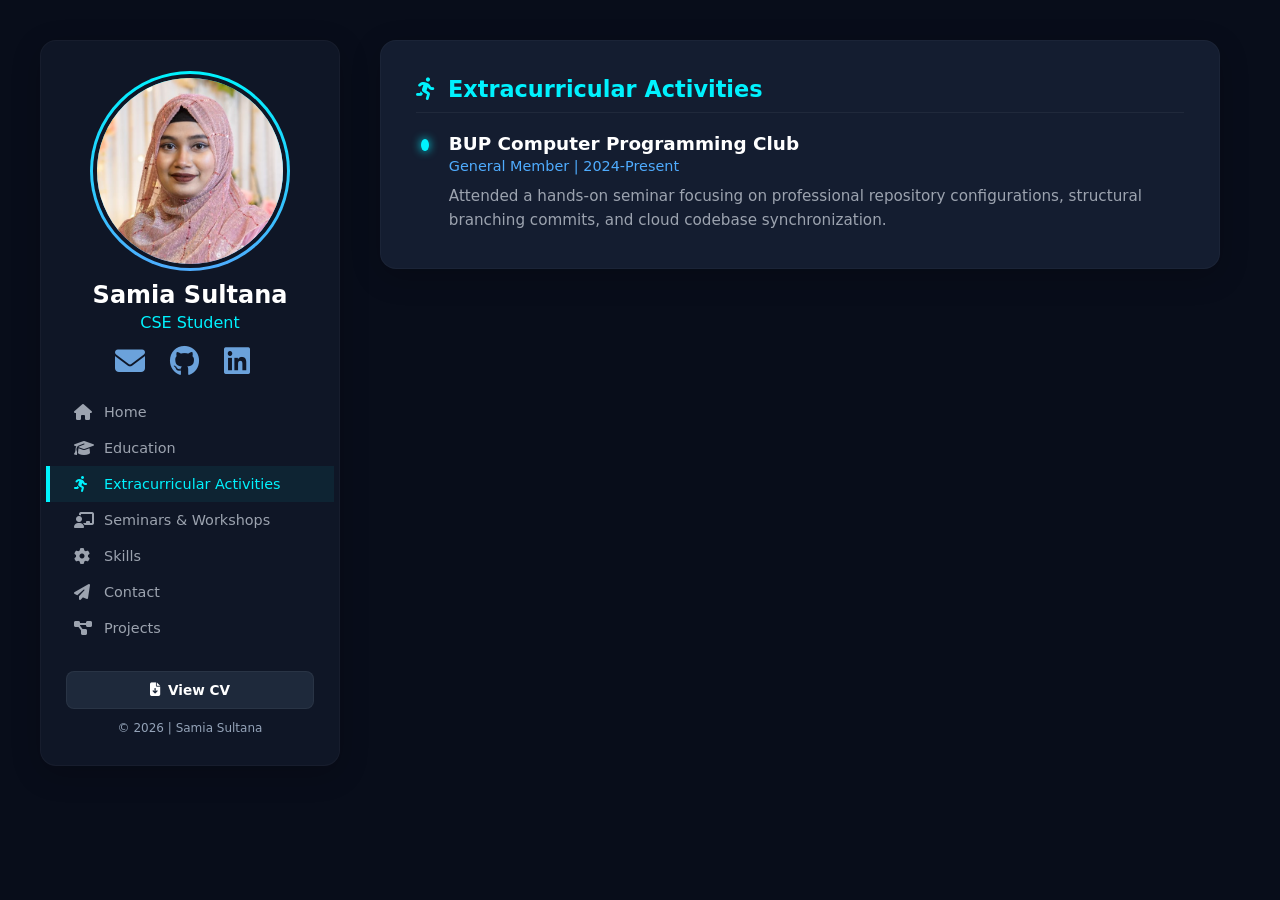
<file: samia-portfolio/extracurricular.html>
<!DOCTYPE html>
<html lang="en">
<head>
    <meta charset="UTF-8">
    <meta name="viewport" content="width=device-width, initial-scale=1.0">
    <title>Extracurricular | Samia Sultana</title>
    <link rel="stylesheet" href="style.css">
    <link rel="stylesheet" href="https://cloudflare.com">
    <link rel="stylesheet" href="https://cdnjs.cloudflare.com/ajax/libs/font-awesome/6.7.2/css/all.min.css">
</head>
<body>
    <div class="portfolio-layout">
        <aside class="sidebar">
            <div class="sidebar-header">
                <div class="avatar-box"><img src="assests/profile.jpg" alt="Samia Sultana"></div>
                <h2>Samia Sultana</h2>
                <p>CSE Student</p>
                    <div class="social-icons">
    
                        <!-- Gmail Link -->
                    	   <a href="mailto:samiasultana427@gmail.com">
                    	   <i class="fa-solid fa-envelope"></i>
                    	   </a>
        
       			   <!-- GitHub Link -->
       			   <a href="https://github.com/Samia3156" target="_blank">
           		   <i class="fa-brands fa-github"></i>
       		           </a>

        		   <!-- LinkedIn Link -->
        		   <a href="https://linkedin.com" target="_blank">
            		   <i class="fa-brands fa-linkedin"></i>
       			   </a>

        
                     </div>
            </div>
            <ul class="nav-menu">
                <li><a href="index.html"><i class="fas fa-home"></i> Home</a></li>
                <li><a href="education.html"><i class="fas fa-graduation-cap"></i> Education</a></li>
                <li><a href="extracurricular.html" class="active"><i class="fas fa-running"></i> Extracurricular Activities</a></li>
                <li><a href="seminars.html"><i class="fas fa-chalkboard-teacher"></i> Seminars & Workshops</a></li>
                <li><a href="skills.html"><i class="fas fa-cog"></i> Skills</a></li>
                <li><a href="contact.html"><i class="fas fa-paper-plane"></i> Contact</a></li>
                <li><a href="projects.html"><i class="fas fa-project-diagram"></i> Projects</a></li>
            </ul>
            <div class="sidebar-footer">
                <a href="assests/cv.pdf" target="_blank" class="cv-download-btn"><i class="fas fa-file-download"></i> View CV</a>
                <p>© 2026 | Samia Sultana</p>
            </div>
        </aside>

        <main class="main-content">
            <div class="content-container">
                <section class="dashboard-card">
                    <h2><i class="fas fa-running"></i> Extracurricular Activities</h2>
                    <div class="timeline-item">
                        <div class="time-dot"></div>
                        <div class="timeline-details">
                            <h4>BUP Computer Programming Club</h4>
                            <p class="inst">General Member | 2024-Present</p>
                            <p class="desc">Attended a hands-on seminar focusing on professional repository configurations, structural branching commits, and cloud codebase synchronization.</p>
                        </div>
                    </div>
                </section>
            </div>
        </main>




    </div>
</body>
</html>
</file>
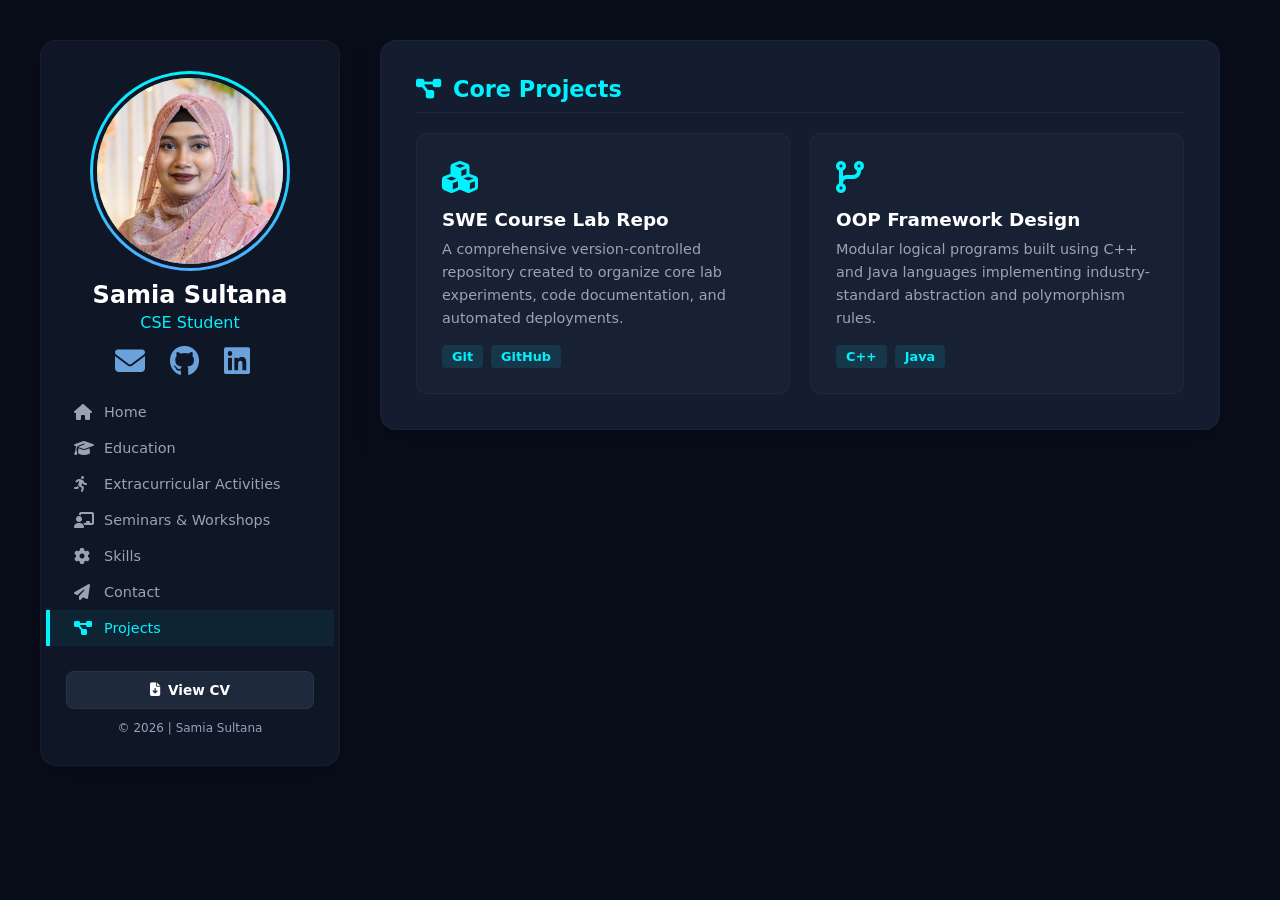
<file: samia-portfolio/projects.html>
<!DOCTYPE html>
<html lang="en">
<head>
    <meta charset="UTF-8">
    <meta name="viewport" content="width=device-width, initial-scale=1.0">
    <title>Projects | Samia Sultana</title>
    <link rel="stylesheet" href="style.css">
    <link rel="stylesheet" href="https://cloudflare.com">
    <link rel="stylesheet" href="https://cdnjs.cloudflare.com/ajax/libs/font-awesome/6.7.2/css/all.min.css">
</head>
<body>
    <div class="portfolio-layout">
        <aside class="sidebar">
            <div class="sidebar-header">
                <div class="avatar-box"><img src="assests/profile.jpg" alt="Samia Sultana"></div>
                <h2>Samia Sultana</h2>
                <p>CSE Student</p>
                  <div class="social-icons">
    
                        <!-- Gmail Link -->
                    	   <a href="mailto:samiasultana427@gmail.com">
                    	   <i class="fa-solid fa-envelope"></i>
                    	   </a>
        
       			   <!-- GitHub Link -->
       			   <a href="https://github.com/Samia3156" target="_blank">
           		   <i class="fa-brands fa-github"></i>
       		           </a>

        		   <!-- LinkedIn Link -->
        		   <a href="https://linkedin.com" target="_blank">
            		   <i class="fa-brands fa-linkedin"></i>
       			   </a>

        
                     </div>
            </div>
            <ul class="nav-menu">
                <li><a href="index.html"><i class="fas fa-home"></i> Home</a></li>
                <li><a href="education.html"><i class="fas fa-graduation-cap"></i> Education</a></li>
                <li><a href="extracurricular.html"><i class="fas fa-running"></i> Extracurricular Activities</a></li>
                <li><a href="seminars.html"><i class="fas fa-chalkboard-teacher"></i> Seminars & Workshops</a></li>
                <li><a href="skills.html"><i class="fas fa-cog"></i> Skills</a></li>
                <li><a href="contact.html"><i class="fas fa-paper-plane"></i> Contact</a></li>
                <li><a href="projects.html" class="active"><i class="fas fa-project-diagram"></i> Projects</a></li>
            </ul>
            <div class="sidebar-footer">
                <a href="assests/cv.pdf" target="_blank" class="cv-download-btn"><i class="fas fa-file-download"></i> View CV</a>
                <p>© 2026 | Samia Sultana</p>
            </div>
        </aside>

        <main class="main-content">
            <div class="content-container">
                <section class="dashboard-card">
                    <h2><i class="fas fa-project-diagram"></i> Core Projects</h2>
                    <div class="projects-grid">
                        <div class="p-card">
                            <div class="p-icon"><i class="fas fa-cubes"></i></div>
                            <h3>SWE Course Lab Repo</h3>
                            <p>A comprehensive version-controlled repository created to organize core lab experiments, code documentation, and automated deployments.</p>
                            <div class="p-badges"><span class="badge">Git</span><span class="badge">GitHub</span></div>
                        </div>
                        <div class="p-card">
                            <div class="p-icon"><i class="fas fa-code-branch"></i></div>
                            <h3>OOP Framework Design</h3>
                            <p>Modular logical programs built using C++ and Java languages implementing industry-standard abstraction and polymorphism rules.</p>
                            <div class="p-badges"><span class="badge">C++</span><span class="badge">Java</span></div>
                        </div>
                    </div>
                </section>
            </div>
        </main>
    </div>
</body>
</html>
</file>
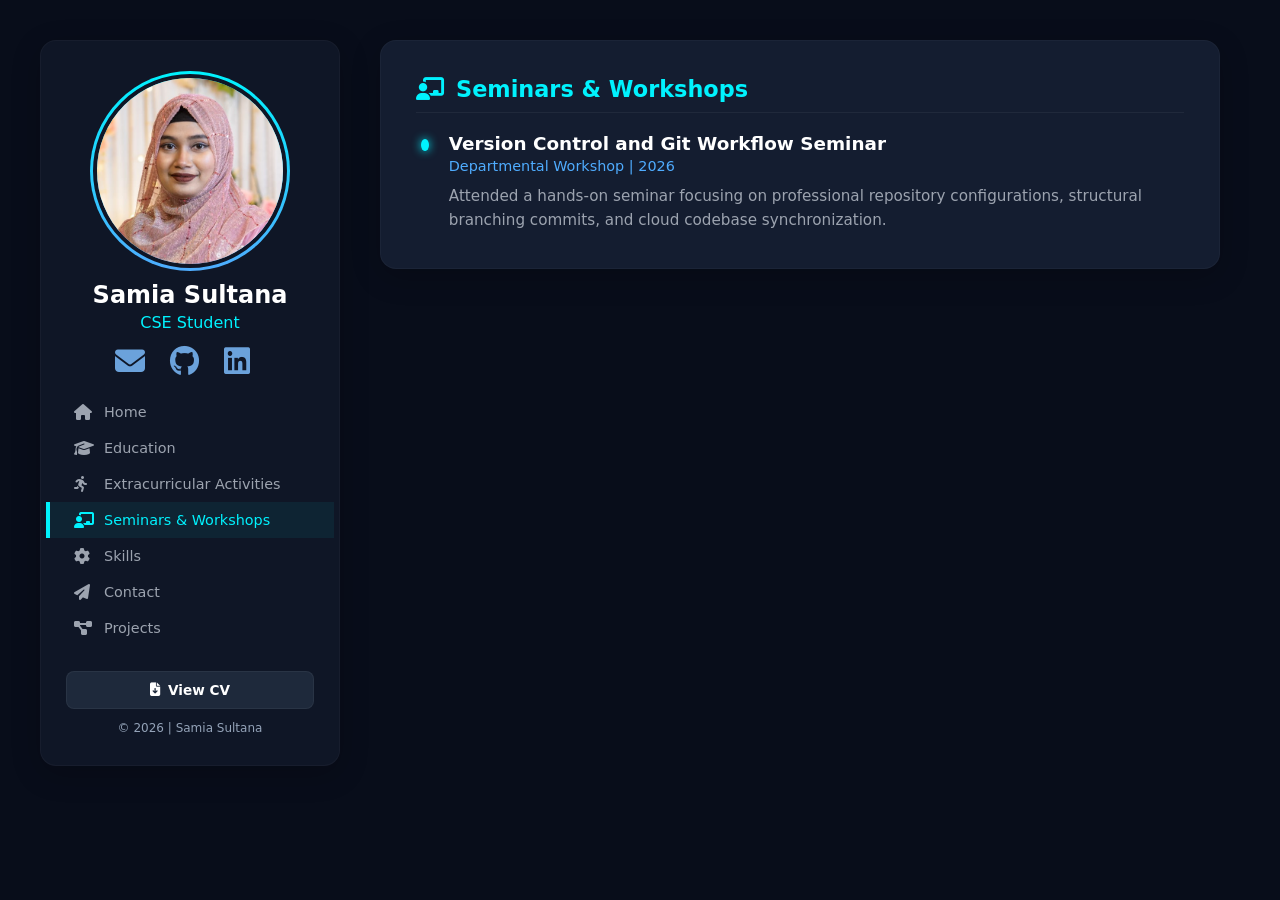
<file: samia-portfolio/seminars.html>
<!DOCTYPE html>
<html lang="en">
<head>
    <meta charset="UTF-8">
    <meta name="viewport" content="width=device-width, initial-scale=1.0">
    <title>Seminars | Samia Sultana</title>
    <link rel="stylesheet" href="style.css">
    <link rel="stylesheet" href="https://cloudflare.com">
    <link rel="stylesheet" href="https://cdnjs.cloudflare.com/ajax/libs/font-awesome/6.7.2/css/all.min.css">
</head>
<body>
    <div class="portfolio-layout">
        <aside class="sidebar">
            <div class="sidebar-header">
                <div class="avatar-box"><img src="assests/profile.jpg" alt="Samia Sultana"></div>
                <h2>Samia Sultana</h2>
                <p>CSE Student</p>
                  <div class="social-icons">
    
                        <!-- Gmail Link -->
                    	   <a href="mailto:samiasultana427@gmail.com">
                    	   <i class="fa-solid fa-envelope"></i>
                    	   </a>
        
       			   <!-- GitHub Link -->
       			   <a href="https://github.com/Samia3156" target="_blank">
           		   <i class="fa-brands fa-github"></i>
       		           </a>

        		   <!-- LinkedIn Link -->
        		   <a href="https://linkedin.com" target="_blank">
            		   <i class="fa-brands fa-linkedin"></i>
       			   </a>

        
                     </div>
            </div>
            <ul class="nav-menu">
                <li><a href="index.html"><i class="fas fa-home"></i> Home</a></li>
                <li><a href="education.html"><i class="fas fa-graduation-cap"></i> Education</a></li>
                <li><a href="extracurricular.html"><i class="fas fa-running"></i> Extracurricular Activities</a></li>
                <li><a href="seminars.html" class="active"><i class="fas fa-chalkboard-teacher"></i> Seminars & Workshops</a></li>
                <li><a href="skills.html"><i class="fas fa-cog"></i> Skills</a></li>
                <li><a href="contact.html"><i class="fas fa-paper-plane"></i> Contact</a></li>
                <li><a href="projects.html"><i class="fas fa-project-diagram"></i> Projects</a></li>
            </ul>
            <div class="sidebar-footer">
                <a href="assests/cv.pdf" target="_blank" class="cv-download-btn"><i class="fas fa-file-download"></i> View CV</a>
                <p>© 2026 | Samia Sultana</p>
            </div>
        </aside>

        <main class="main-content">
            <div class="content-container">
                <section class="dashboard-card">
                    <h2><i class="fas fa-chalkboard-teacher"></i> Seminars & Workshops</h2>
                    <div class="timeline-item">
                        <div class="time-dot"></div>
                        <div class="timeline-details">
                            <h4>Version Control and Git Workflow Seminar</h4>
                            <p class="inst">Departmental Workshop | 2026</p>
                            <p class="desc">Attended a hands-on seminar focusing on professional repository configurations, structural branching commits, and cloud codebase synchronization.</p>
                        </div>
                    </div>
                </section>
            </div>
        </main>
    </div>
</body>
</html>
</file>
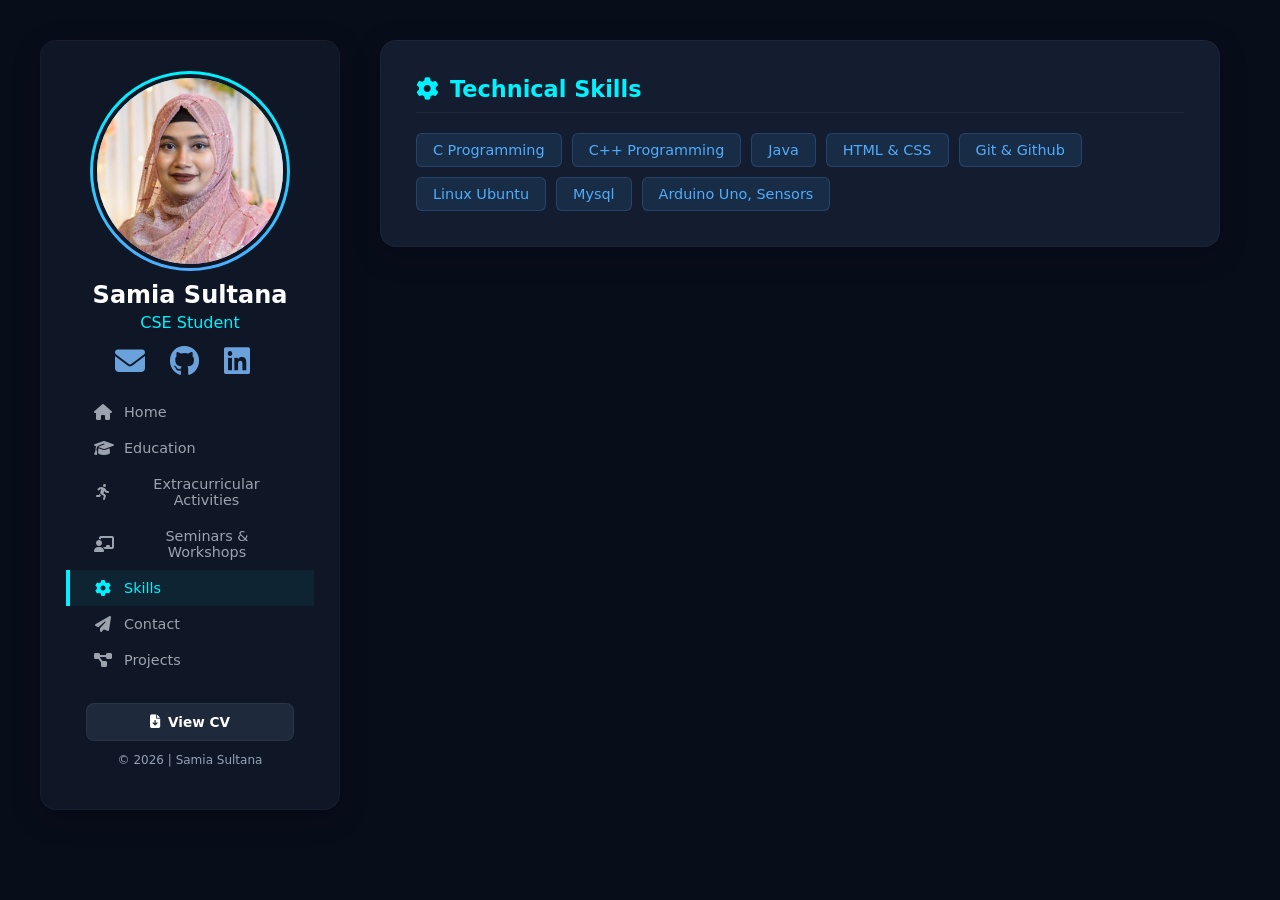
<file: samia-portfolio/skills.html>
<!DOCTYPE html>
<html lang="en">
<head>
    <meta charset="UTF-8">
    <meta name="viewport" content="width=device-width, initial-scale=1.0">
    <title>Skills | Samia Sultana</title>
    <link rel="stylesheet" href="style.css">
    <link rel="stylesheet" href="https://cloudflare.com">
    <link rel="stylesheet" href="https://cdnjs.cloudflare.com/ajax/libs/font-awesome/6.7.2/css/all.min.css">
</head>
<body>
    <div class="portfolio-layout">
        <aside class="sidebar">
            <div class="sidebar-header">
                <div class="avatar-box"><img src="assests/profile.jpg" alt="Samia Sultana"></div>
                <h2>Samia Sultana</h2>
                <p>CSE Student</p>
                 <div class="social-icons">
    
                        <!-- Gmail Link -->
                    	   <a href="mailto:samiasultana427@gmail.com">
                    	   <i class="fa-solid fa-envelope"></i>
                    	   </a>
        
       			   <!-- GitHub Link -->
       			   <a href="https://github.com/Samia3156" target="_blank">
           		   <i class="fa-brands fa-github"></i>
       		           </a>

        		   <!-- LinkedIn Link -->
        		   <a href="https://linkedin.com" target="_blank">
            		   <i class="fa-brands fa-linkedin"></i>
       			   </a>

        
                     </div>
            <ul class="nav-menu">
                <li><a href="index.html"><i class="fas fa-home"></i> Home</a></li>
                <li><a href="education.html"><i class="fas fa-graduation-cap"></i> Education</a></li>
                <li><a href="extracurricular.html"><i class="fas fa-running"></i> Extracurricular Activities</a></li>
                <li><a href="seminars.html"><i class="fas fa-chalkboard-teacher"></i> Seminars & Workshops</a></li>
                <li><a href="skills.html" class="active"><i class="fas fa-cog"></i> Skills</a></li>
                <li><a href="contact.html"><i class="fas fa-paper-plane"></i> Contact</a></li>
                <li><a href="projects.html"><i class="fas fa-project-diagram"></i> Projects</a></li>
            </ul>
            <div class="sidebar-footer">
                <a href="assests/cv.pdf" target="_blank" class="cv-download-btn"><i class="fas fa-file-download"></i> View CV</a>
                <p>© 2026 | Samia Sultana</p>
            </div>
        </aside>

        <main class="main-content">
            <div class="content-container">
                <section class="dashboard-card">
                    <h2><i class="fas fa-cog"></i> Technical Skills</h2>
                    <div class="skills-flex">
			<span class="skill-tag">C Programming</span>
		        <span class="skill-tag">C++ Programming</span>
                        <span class="skill-tag">Java </span>
                        <span class="skill-tag">HTML & CSS</span>
                        <span class="skill-tag">Git & Github</span>
                        <span class="skill-tag">Linux Ubuntu</span>
  			<span class="skill-tag">Mysql</span>
			<span class="skill-tag">Arduino Uno, Sensors</span>
                    </div>
                </section>
            </div>
        </main>
    </div>
</body>
</html>
</file>
<file: style.css>
/* ---------------- PREMIUM THEME SYSTEM ---------------- */
:root {
    /* 🌙 ডার্ক মোড - ম্যাট ব্ল্যাক ও সায়ান-ব্লু ভাইব */
    --bg-base: #060913;
    --bg-sidebar: #0b1120;
    --bg-card: #101a30;
    --color-primary: #00f2fe;
    --color-secondary: #4facfe;
    --text-heading: #ffffff;
    --text-paragraph: #94a3b8;
    --border-color: rgba(255, 255, 255, 0.04);
    --nav-hover: rgba(0, 242, 254, 0.05);
    --badge-bg: rgba(0, 242, 254, 0.08);
    --sidebar-width: 300px;
    --shadow-premium: 0 10px 40px rgba(0, 0, 0, 0.3);
}

[data-theme="light"] {
    /* ☀️ লাইট মোড - মিনিমাল ক্লিন ও সফট ব্লু ভাইব */
    --bg-base: #f8fafc;
    --bg-sidebar: #ffffff;
    --bg-card: #ffffff;
    --color-primary: #0284c7;
    --color-secondary: #0ea5e9;
    --text-heading: #0f172a;
    --text-paragraph: #475569;
    --border-color: #e2e8f0;
    --nav-hover: #f1f5f9;
    --badge-bg: #e0f2fe;
    --shadow-premium: 0 10px 30px rgba(2, 132, 199, 0.04);
}

/* 全 (Global) Reset & Keyframe Animation */
* {
    margin: 0;
    padding: 0;
    box-sizing: border-box;
    font-family: 'Segoe UI', system-ui, -apple-system, sans-serif;
    transition: background-color 0.4s cubic-bezier(0.4, 0, 0.2, 1), 
                border-color 0.4s cubic-bezier(0.4, 0, 0.2, 1), 
                color 0.4s cubic-bezier(0.4, 0, 0.2, 1), 
                box-shadow 0.4s cubic-bezier(0.4, 0, 0.2, 1);
}

body {
    background-color: var(--bg-base);
    color: var(--text-heading);
    min-height: 100vh;
    display: flex;
    justify-content: center;
    overflow-x: hidden;
}

.portfolio-layout {
    max-width: 1200px;
    width: 100%;
    display: flex;
    padding: 40px 20px; 
    gap: 40px;
}

/* ✨ স্মুথ এন্ট্রান্স অ্যানিমেশন ক্লাস */
.reveal-anim {
    animation: fadeUp 0.6s cubic-bezier(0.16, 1, 0.3, 1) forwards;
    opacity: 0;
}

@keyframes fadeUp {
    from {
        opacity: 0;
        transform: translateY(20px);
    }
    to {
        opacity: 1;
        transform: translateY(0);
    }
}

/* ---------------- SIDEBAR (MICRO-INTERACTION) ---------------- */
.sidebar {
    width: var(--sidebar-width);
    background-color: var(--bg-sidebar);
    border: 1px solid var(--border-color);
    border-radius: 20px;
    padding: 35px 10px;
    display: flex;
    flex-direction: column;
    height: fit-content;
    box-shadow: var(--shadow-premium);
}

.sidebar-header { text-align: center; padding: 0 20px; }

.avatar-box {
    width: 160px; height: 160px;
    margin: 0 auto 15px;
    border-radius: 50%;
    padding: 3px;
    background: linear-gradient(135deg, var(--color-primary), var(--color-secondary));
    box-shadow: 0 0 20px rgba(0, 242, 254, 0.15);
}

.avatar-box img {
    width: 100%; height: 100%;
    border-radius: 50%;
    object-fit: cover;
    border: 4px solid var(--bg-sidebar);
}

.sidebar-header h2 { font-size: 1.45rem; font-weight: 700; color: var(--text-heading); margin-bottom: 4px; letter-spacing: -0.5px; }
.sidebar-header p { color: var(--color-primary); font-size: 0.95rem; font-weight: 600; margin-bottom: 12px; }

/* Social Icons Active Hover */
.social-icons { display: flex; justify-content: center; gap: 20px; margin-top: 15px; }
.social-icons a { font-size: 1.4rem; color: var(--text-paragraph); text-decoration: none; transition: transform 0.2s, color 0.2s; }
.social-icons a:hover { color: var(--color-primary); transform: scale(1.15); }

/* Nav Links Dynamic Indicators */
.nav-menu { list-style: none; margin-top: 25px; margin-bottom: 25px; }
.nav-menu li { margin-bottom: 4px; }
.nav-menu a {
    display: flex; align-items: center; gap: 14px;
    color: var(--text-paragraph); text-decoration: none;
    padding: 12px 24px;
    font-size: 0.95rem; font-weight: 500;
    border-radius: 10px;
    margin: 0 10px;
    transition: all 0.25s ease;
}
.nav-menu a i { font-size: 1rem; width: 20px; color: var(--text-paragraph); transition: color 0.25s; }

.nav-menu a:hover, .nav-menu a.active {
    background: var(--nav-hover);
    color: var(--color-primary);
}
.nav-menu a:hover i, .nav-menu a.active i { color: var(--color-primary); }

/* Theme Swapper */
.theme-toggle-container { padding: 0 20px; margin-bottom: 15px; }
.theme-toggle-btn {
    width: 100%; display: flex; align-items: center; justify-content: center; gap: 10px;
    background: var(--nav-hover); color: var(--text-heading); border: 1px solid var(--border-color);
    padding: 12px; border-radius: 10px; font-weight: 600; font-size: 0.85rem; cursor: pointer;
    transition: border-color 0.2s, transform 0.2s;
}
.theme-toggle-btn:hover { border-color: var(--color-primary); transform: translateY(-1px); }

.sidebar-footer { padding: 0 20px; text-align: center; margin-top: auto; }
.sidebar-footer p { font-size: 0.75rem; color: var(--text-paragraph); margin-top: 12px; font-weight: 500; opacity: 0.7; }

.cv-download-btn {
    display: flex; align-items: center; justify-content: center; gap: 8px;
    background: linear-gradient(135deg, var(--color-primary), var(--color-secondary)); 
    color: #060913; text-decoration: none; padding: 12px;
    border-radius: 10px; font-weight: 700; font-size: 0.85rem; transition: transform 0.2s, box-shadow 0.2s;
}
[data-theme="light"] .cv-download-btn { color: #ffffff; }
.cv-download-btn:hover { transform: translateY(-2px); box-shadow: 0 5px 15px rgba(0, 242, 254, 0.2); }

/* ---------------- MAIN CARDS (MODERN LAYOUT) ---------------- */
.main-content { flex: 1; }
.content-container { display: flex; flex-direction: column; gap: 30px; }

.dashboard-card {
    background-color: var(--bg-card);
    border: 1px solid var(--border-color);
    padding: 40px; border-radius: 20px;
    box-shadow: var(--shadow-premium);
}
.dashboard-card h2 { 
    font-size: 1.45rem; font-weight: 700; margin-bottom: 25px; 
    display: flex; align-items: center; gap: 12px; color: var(--color-primary); 
    border-bottom: 1px solid var(--border-color); padding-bottom: 12px; 
}

/* Typography Enhancements */
.hero-card h5 { color: var(--color-secondary); font-size: 0.9rem; text-transform: uppercase; letter-spacing: 2.5px; margin-bottom: 10px; font-weight: 600; }
.hero-card h1 { font-size: 3rem; margin-bottom: 10px; font-weight: 800; letter-spacing: -0.5px; color: var(--text-heading); }
.hero-card h1 span { background: linear-gradient(to right, var(--color-primary), var(--color-secondary)); -webkit-background-clip: text; -webkit-text-fill-color: transparent; }
.hero-card h3 { color: var(--text-paragraph); font-size: 1.3rem; font-weight: 400; margin-bottom: 20px; }
.bio-text { color: var(--text-paragraph); line-height: 1.85; font-size: 1rem; margin-bottom: 15px; text-align: justify; }

/* Interactive Badges & Tags */
.hobbies-grid { display: flex; flex-wrap: wrap; gap: 12px; margin-top: 15px; }
.hobby-tag { 
    background: var(--badge-bg); border: 1px solid var(--border-color); color: var(--color-secondary); 
    padding: 12px 22px; border-radius: 12px; font-size: 0.95rem; font-weight: 600;
    transition: transform 0.2s, background-color 0.2s;
}
.hobby-tag:hover { transform: translateY(-3px); background: var(--nav-hover); }
.icon-pink { color: #ff4757; }

/* Timeline Structure */
.timeline-item { display: flex; gap: 24px; position: relative; padding-bottom: 25px; }
.timeline-item:last-child { padding-bottom: 0; }
.timeline-item::after {
    content: ''; position: absolute; left: 6px; top: 20px; bottom: -10px;
    width: 2px; background: var(--border-color);
}
.timeline-item:last-child::after { display: none; }

.time-dot { width: 14px; height: 14px; background: var(--color-primary); border-radius: 50%; margin-top: 6px; box-shadow: 0 0 12px var(--color-primary); z-index: 2; }
.timeline-details h4 { font-size: 1.2rem; margin-bottom: 4px; color: var(--text-heading); font-weight: 600; }
.timeline-details .inst { color: var(--color-secondary); font-size: 0.9rem; margin-bottom: 10px; font-weight: 500; }
.timeline-details .desc { color: var(--text-paragraph); font-size: 0.95rem; line-height: 1.65; }

/* Skills Matrix */
.skills-flex { display: flex; flex-wrap: wrap; gap: 12px; }
.skill-tag { 
    background: var(--badge-bg); border: 1px solid var(--border-color); color: var(--text-heading); 
    padding: 10px 18px; border-radius: 10px; font-size: 0.9rem; font-weight: 500;
    transition: transform 0.2s;
}
.skill-tag:hover { transform: scale(1.05); border-color: var(--color-primary); color: var(--color-primary); }

/* Grid Arrangements */
.contact-split { display: grid; grid-template-columns: 1fr 1.2fr; gap: 40px; }
.contact-details-box h3 { font-size: 1.25rem; margin-bottom: 12px; color: var(--text-heading); }
.c-item { display: flex; align-items: center; gap: 14px; color: var(--text-paragraph); margin-bottom: 18px; font-size: 0.95rem; }
.c-item i { color: var(--color-primary); font-size: 1.1rem; }

.c-form { display: flex; flex-direction: column; gap: 15px; }
.c-form input, .c-form textarea { width: 100%; background: var(--bg-base); border: 1px solid var(--border-color); padding: 14px 18px; border-radius: 10px; color: var(--text-heading); font-size: 0.95rem; outline: none; transition: border-color 0.2s; }
.c-form input:focus, .c-form textarea:focus { border-color: var(--color-primary); }
.send-btn { background: linear-gradient(to right, var(--color-primary), var(--color-secondary)); color: #060913; padding: 14px; border: none; border-radius: 10px; font-weight: 700; font-size: 0.95rem; cursor: pointer; transition: opacity 0.2s; }
.send-btn:hover { opacity: 0.95; }

/* 🌟 প্রজেক্ট কার্ড হোভার ম্যাজিক */
/* ---------------- 🌟 প্রজেক্ট কার্ডের আসল চকমকে ডিজাইন (RESTORED & UPGRADED) ---------------- */
.projects-grid { 
    display: grid; 
    grid-template-columns: 1fr 1fr; 
    gap: 20px; 
}

.p-card { 
    background: rgba(255, 255, 255, 0.02); /* আপনার আসল হালকা স্বচ্ছ ডার্ক টোন */
    padding: 25px; 
    border-radius: 12px; 
    border: 1px solid rgba(255, 255, 255, 0.03);
    box-shadow: 0 8px 30px rgba(0,0,0,0.2);
    position: relative;
    overflow: hidden;
    transition: transform 0.3s cubic-bezier(0.16, 1, 0.3, 1), border-color 0.3s, box-shadow 0.3s;
}

/* হোভার করলে আপনার আসল সায়ান রঙের গ্লোয়িং বর্ডার এফেক্ট ফিরে আসবে */
.p-card:hover { 
    transform: translateY(-5px); 
    border-color: var(--color-primary); /* #00f2fe সায়ান বর্ডার */
    box-shadow: 0 10px 30px rgba(0, 242, 254, 0.08); /* হালকা সায়ান গ্লো */
}

/* লাইট মোডে কার্ডের ব্যাকগ্রাউন্ড অ্যাডজাস্টমেন্ট */
[data-theme="light"] .p-card {
    background: #ffffff;
    border-color: #e2e8f0;
}
[data-theme="light"] .p-card:hover {
    border-color: var(--color-primary);
    box-shadow: 0 10px 25px rgba(2, 132, 199, 0.1);
}

.p-icon { 
    font-size: 2rem; 
    color: var(--color-primary); 
    margin-bottom: 12px; 
    transition: transform 0.3s; 
}
.p-card:hover .p-icon { 
    transform: scale(1.1); 
}

.p-card h3 { 
    font-size: 1.15rem; 
    margin-bottom: 8px; 
    font-weight: 700;
    color: var(--text-heading);
}

.p-card p { 
    color: var(--text-paragraph); 
    font-size: 0.9rem; 
    line-height: 1.6; 
    margin-bottom: 15px; 
}

/* আপনার আগের সেই উজ্জ্বল সায়ান রঙের ব্যাজসমূহ */
.p-badges { 
    display: flex; 
    flex-wrap: wrap; 
    gap: 8px; 
}

.badge { 
    background: rgba(0, 242, 254, 0.1); /* আসল সায়ান ১০% ট্রান্সপারেন্ট ব্যাকগ্রাউন্ড */
    color: var(--color-primary); /* টেক্সট কালার খাঁটি সায়ান #00f2fe */
    padding: 4px 10px; 
    border-radius: 4px; 
    font-size: 0.8rem; 
    font-weight: 600; 
    border: 1px solid rgba(0, 242, 254, 0.15);
    transition: all 0.2s;
}

.p-card:hover .badge {
    background: var(--color-primary);
    color: #060913; /* হোভার করলে ব্যাজ সলিড সায়ান হবে এবং ভেতরের টেক্সট ডার্ক হবে, যা দেখতে দারুণ লাগে */
}

[data-theme="light"] .badge {
    background: #e0f2fe;
    color: #0284c7;
    border-color: #bae6fd;
}
[data-theme="light"] .p-card:hover .badge {
    background: var(--color-primary);
    color: #ffffff;
}

/* রেসপন্সিভ ব্রেকপয়েন্ট */
@media (max-width: 900px) {
    .portfolio-layout { flex-direction: column; padding: 20px; }
    .sidebar { width: 100%; }
    .nav-menu { display: flex; flex-wrap: wrap; justify-content: center; }
    .nav-menu a { padding: 10px 16px; }
    .contact-split, .projects-grid { grid-template-columns: 1fr; }
}



/* ---------------- 🚀 PREMIUM MICRO-ANIMATIONS ---------------- */

/* ১. টাইমলাইন ডট গ্লো পালস অ্যানিমেশন */
.time-dot {
    position: relative;
    animation: pulseGlow 2s infinite ease-in-out;
}

@keyframes pulseGlow {
    0% {
        box-shadow: 0 0 0 0 rgba(0, 242, 254, 0.7);
    }
    70% {
        box-shadow: 0 0 0 8px rgba(0, 242, 254, 0);
    }
    100% {
        box-shadow: 0 0 0 0 rgba(0, 242, 254, 0);
    }
}

/* লাইট মোডে পালস কালার অ্যাডজাস্টমেন্ট */
[data-theme="light"] .time-dot {
    animation: pulseGlowLight 2s infinite ease-in-out;
}
@keyframes pulseGlowLight {
    0% { box-shadow: 0 0 0 0 rgba(2, 132, 199, 0.6); }
    70% { box-shadow: 0 0 0 8px rgba(2, 132, 199, 0); }
    100% { box-shadow: 0 0 0 0 rgba(2, 132, 199, 0); }
}

/* ২. নেভিগেশন মেনু আইকন স্লাইড এফেক্ট */
.nav-menu a {
    transition: all 0.3s cubic-bezier(0.25, 1, 0.5, 1);
}
.nav-menu a i {
    transition: transform 0.3s cubic-bezier(0.25, 1, 0.5, 1), color 0.3s;
}
.nav-menu a:hover i, .nav-menu a.active i {
    transform: translateX(4px); /* হোভার করলে আইকন ৪ পিক্সেল ডানদিকে সরবে */
}

/* ৩. সোশ্যাল মিডিয়া বাউন্স এফেক্ট */
.social-icons a {
    transition: transform 0.4s cubic-bezier(0.175, 0.885, 0.32, 1.275), color 0.3s;
}
.social-icons a:hover {
    transform: translateY(-5px) scale(1.12); /* আলতো করে উপরে বাউন্স করবে */
}

/* ৪. সিভি ডাউনলোড বাটনের শিমার এফেক্ট */
.cv-download-btn {
    position: relative;
    overflow: hidden;
}
.cv-download-btn::before {
    content: '';
    position: absolute;
    top: 0;
    left: -100%;
    width: 50%;
    height: 100%;
    background: linear-gradient(
        to right,
        rgba(255, 255, 255, 0) 0%,
        rgba(255, 255, 255, 0.3) 50%,
        rgba(255, 255, 255, 0) 100%
    );
    transform: skewX(-25deg);
    transition: none;
}
.cv-download-btn:hover::before {
    animation: shimmerEffect 0.8s ease-in-out;
}

@keyframes shimmerEffect {
    100% {
        left: 150%;
    }
}

/* ৫. কন্টাক্ট ফর্ম এবং বাটন গ্লো */
.c-form input, .c-form textarea {
    transition: all 0.3s ease;
}
.c-form input:focus, .c-form textarea:focus {
    box-shadow: 0 0 15px rgba(0, 242, 254, 0.15);
    transform: translateY(-1px);
}
.send-btn {
    transition: all 0.3s cubic-bezier(0.25, 1, 0.5, 1);
}
.send-btn:hover {
    transform: translateY(-2px);
    box-shadow: 0 8px 25px rgba(0, 242, 254, 0.25);
}
</file>
<file: samia-portfolio/style.css>
:root {
    --bg-base: #080d1a;
    --bg-sidebar: #0f1626;
    --bg-card: #141d30;
    --color-primary: #00f2fe;
    --color-secondary: #4facfe;
    --text-heading: #ffffff;
    --text-paragraph: #9ca3af;
    --sidebar-width: 300px;
}

* {
    margin: 0;
    padding: 0;
    box-sizing: border-box;
    font-family: 'Segoe UI', system-ui, -apple-system, sans-serif;
}

body {
    background-color: var(--bg-base);
    color: var(--text-heading);
    min-height: 100vh;
    display: flex;
    justify-content: center;
}

.portfolio-layout {
    max-width: 1200px;
    width: 100%;
    display: flex;
    padding: 40px 20px 40px 0px; 
    
    gap: 40px;
}

/* ---------------- SIDEBAR DESIGN (NOT FIXED - SCROLLS NATURAL) ---------------- */
.sidebar {
    width: var(--sidebar-width);
    background-color: var(--bg-sidebar);
    border: 1px solid rgba(255, 255, 255, 0.03);
    border-radius: 16px;
    padding: 30px 5px;
    display: flex;
    flex-direction: column;
    height: fit-content;
    box-shadow: 0 8px 30px rgba(0,0,0,0.2);
}

.sidebar-header { text-align: center; padding: 0 20px; }

.avatar-box {
    width: 200px; height: 200px;
    margin: 0 auto 10px;
    border-radius: 50%;
    padding: 3px;
    background: linear-gradient(to bottom, var(--color-primary), var(--color-secondary));
}

.avatar-box img {
    width: 100%; height: 100%;
    border-radius: 50%;
    object-fit: cover;
    border: 4px solid var(--bg-sidebar);
}

.sidebar-header h2 { font-size: 1.5rem; font-weight: 700; color: var(--text-heading); margin-bottom: 4px; }
.sidebar-header p { color: var(--color-primary); font-size: 1.0rem; font-weight: 500; margin-bottom: 12px; }

.social-links { 
    display: flex; 
    justify-content: center; 
    gap: 18px; /* আইকনগুলোর ভেতরের দূরত্ব */
    margin-top: 15px; /* CSE Student লাইনের থেকে নিচের দূরত্ব */
}

.social-icons a {
            font-size: 30px;
            margin-right: 15px;
            color: #6ba2db;
            text-decoration: none;
        }
        .social-icons a:hover {
            color: #0077b5; /* Hover color */
        }

/* Navigation Menu */
.nav-menu { list-style: none; margin-top: 15px; margin-bottom: 25px; }
.nav-menu a {
    display: flex; align-items: center; gap: 12px;
    color: var(--text-paragraph); text-decoration: none;
    padding: 10px 24px;
    font-size: 0.9rem; font-weight: 500;
    transition: all 0.2s;
    border-left: 4px solid transparent;
}
.nav-menu a i { font-size: 1rem; width: 18px; color: var(--text-paragraph); }

.nav-menu a:hover, .nav-menu a.active {
    background: rgba(0, 242, 254, 0.06);
    color: var(--color-primary);
    border-left: 4px solid var(--color-primary);
}
.nav-menu a:hover i, .nav-menu a.active i { color: var(--color-primary); }

/* Footer Copyright */
.sidebar-footer { padding: 0 20px; text-align: center; margin-top: auto; }
.sidebar-footer p { font-size: 0.75rem; color: #94a3b8; margin-top: 12px; font-weight: 500; }

.cv-download-btn {
    display: flex; align-items: center; justify-content: center; gap: 8px;
    background: #1e293b; color: #ffffff; text-decoration: none; padding: 10px;
    border-radius: 8px; font-weight: 600; font-size: 0.85rem; transition: all 0.3s;
    border: 1px solid rgba(255,255,255,0.05);
}
.cv-download-btn:hover { background: #0f172a; }

/* ---------------- MAIN CONTENT DESIGN ---------------- */
.main-content { flex: 1; }
.content-container { display: flex; flex-direction: column; gap: 30px; }

.dashboard-card {
    background-color: var(--bg-card);
    border: 1px solid rgba(255, 255, 255, 0.03);
    padding: 35px; border-radius: 16px;
    box-shadow: 0 8px 30px rgba(0,0,0,0.2);
}

.dashboard-card h2 { 
    font-size: 1.4rem; font-weight: 700; margin-bottom: 20px; 
    display: flex; align-items: center; gap: 12px; color: var(--color-primary); 
    border-bottom: 1px solid rgba(255,255,255,0.05); padding-bottom: 10px; 
}

/* Specific elements styles */
.hero-card h5 { color: var(--color-secondary); font-size: 0.95rem; text-transform: uppercase; letter-spacing: 2px; margin-bottom: 8px; }
.hero-card h1 { font-size: 2.8rem; margin-bottom: 8px; }
.hero-card h1 span { background: linear-gradient(to right, var(--color-primary), var(--color-secondary)); -webkit-background-clip: text; -webkit-text-fill-color: transparent; }
.hero-card h3 { color: var(--text-paragraph); font-size: 1.25rem; font-weight: 400; margin-bottom: 15px; }
.bio-text { color: var(--text-paragraph); line-height: 1.8; font-size: 1rem; margin-bottom: 15px; text-align: justify; }

.timeline-item { display: flex; gap: 20px; position: relative; padding-left: 5px; }
.time-dot { width: 12px; height: 12px; background: var(--color-primary); border-radius: 50%; margin-top: 6px; box-shadow: 0 0 10px var(--color-primary); }
.timeline-details h4 { font-size: 1.15rem; margin-bottom: 4px; }
.timeline-details .inst { color: var(--color-secondary); font-size: 0.9rem; margin-bottom: 10px; font-weight: 500; }
.timeline-details .desc { color: var(--text-paragraph); font-size: 0.95rem; line-height: 1.6; }

.bullet-list { list-style-type: square; margin-left: 20px; color: var(--text-paragraph); line-height: 1.8; font-size: 0.95rem; }
.skills-flex { display: flex; flex-wrap: wrap; gap: 10px; }
.skill-tag { background: rgba(79, 172, 254, 0.1); border: 1px solid rgba(79, 172, 254, 0.2); color: var(--color-secondary); padding: 8px 16px; border-radius: 6px; font-size: 0.9rem; font-weight: 500; }

/* Contact grid and Projects setup */
.contact-split { display: grid; grid-template-columns: 1fr 1.2fr; gap: 30px; }
.contact-details-box h3 { font-size: 1.2rem; margin-bottom: 10px; }
.c-item { display: flex; align-items: center; gap: 12px; color: var(--text-paragraph); margin-bottom: 15px; }
.c-item i { color: var(--color-primary); }
.c-form { display: flex; flex-direction: column; gap: 15px; }
.c-form input, .c-form textarea { width: 100%; background: var(--bg-base); border: 1px solid rgba(255,255,255,0.08); padding: 12px 16px; border-radius: 8px; color: #fff; outline: none; }
.c-form input:focus, .c-form textarea:focus { border-color: var(--color-primary); }
.send-btn { background: linear-gradient(to right, var(--color-primary), var(--color-secondary)); color: #000; padding: 12px; border: none; border-radius: 8px; font-weight: 700; cursor: pointer; }

.projects-grid { display: grid; grid-template-columns: 1fr 1fr; gap: 20px; }
.p-card { background: rgba(255,255,255,0.02); padding: 25px; border-radius: 12px; border: 1px solid rgba(255,255,255,0.03); }
.p-icon { font-size: 2rem; color: var(--color-primary); margin-bottom: 12px; }
.p-card h3 { font-size: 1.15rem; margin-bottom: 8px; }
.p-card p { color: var(--text-paragraph); font-size: 0.9rem; line-height: 1.6; margin-bottom: 15px; }
.p-badges { display: flex; gap: 8px; }
.badge { background: rgba(0, 242, 254, 0.1); color: var(--color-primary); padding: 4px 10px; border-radius: 4px; font-size: 0.8rem; font-weight: 600; }

@media (max-width: 900px) {
    .portfolio-layout { flex-direction: column; padding: 20px; }
    .sidebar { width: 100%; position: relative; height: auto; }
    .nav-menu { display: flex; flex-wrap: wrap; justify-content: center; }
    .nav-menu a { padding: 8px 16px; border-left: none; border-bottom: 3px solid transparent; }
    .nav-menu a:hover, .nav-menu a.active { border-left: none; border-bottom: 3px solid var(--color-primary); }
}
</file>
